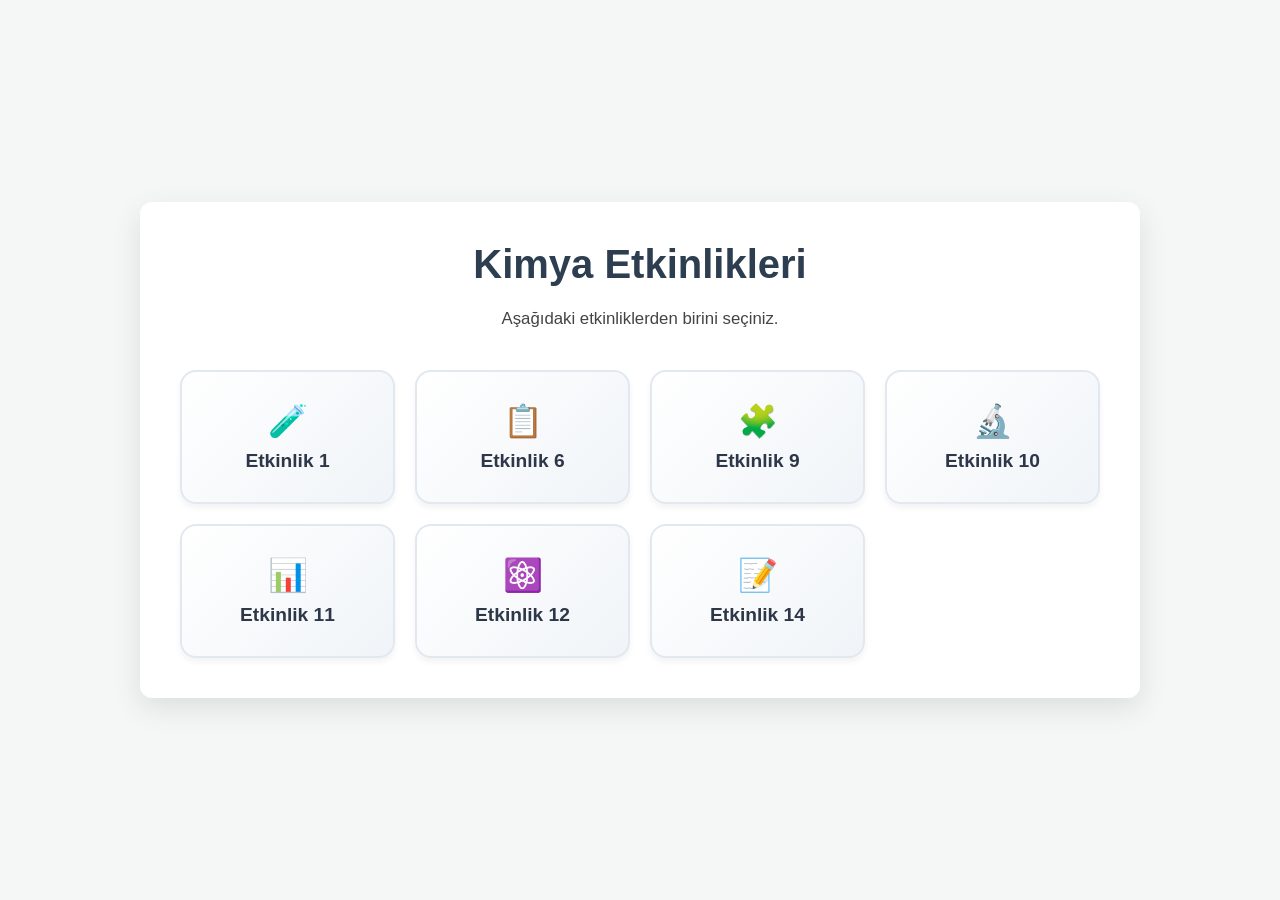
<file: index.html>
<!DOCTYPE html>
<html lang="tr">

<head>
    <meta charset="UTF-8">
    <meta name="viewport" content="width=device-width, initial-scale=1.0">
    <title>İnteraktif Etkinlikler</title>
    <link rel="stylesheet" href="style.css">
</head>

<body>
    <div class="container">
        <h1 class="header-title">Kimya Etkinlikleri</h1>
        <p class="instruction-text" style="text-align: center;">Aşağıdaki etkinliklerden birini seçiniz.</p>

        <div class="entry-grid">
            <a href="etkinlik1.html" class="entry-btn">
                <span style="font-size: 2rem; margin-bottom: 10px;">🧪</span>
                Etkinlik 1
            </a>
            <a href="etkinlik6.html" class="entry-btn">
                <span style="font-size: 2rem; margin-bottom: 10px;">📋</span>
                Etkinlik 6
            </a>
            <a href="etkinlik9.html" class="entry-btn">
                <span style="font-size: 2rem; margin-bottom: 10px;">🧩</span>
                Etkinlik 9
            </a>
            <a href="etkinlik10.html" class="entry-btn">
                <span style="font-size: 2rem; margin-bottom: 10px;">🔬</span>
                Etkinlik 10
            </a>
            <a href="etkinlik11.html" class="entry-btn">
                <span style="font-size: 2rem; margin-bottom: 10px;">📊</span>
                Etkinlik 11
            </a>
            <a href="etkinlik12.html" class="entry-btn">
                <span style="font-size: 2rem; margin-bottom: 10px;">⚛️</span>
                Etkinlik 12
            </a>
            <a href="etkinlik14.html" class="entry-btn">
                <span style="font-size: 2rem; margin-bottom: 10px;">📝</span>
                Etkinlik 14
            </a>
        </div>
    </div>
</body>

</html>
</file>
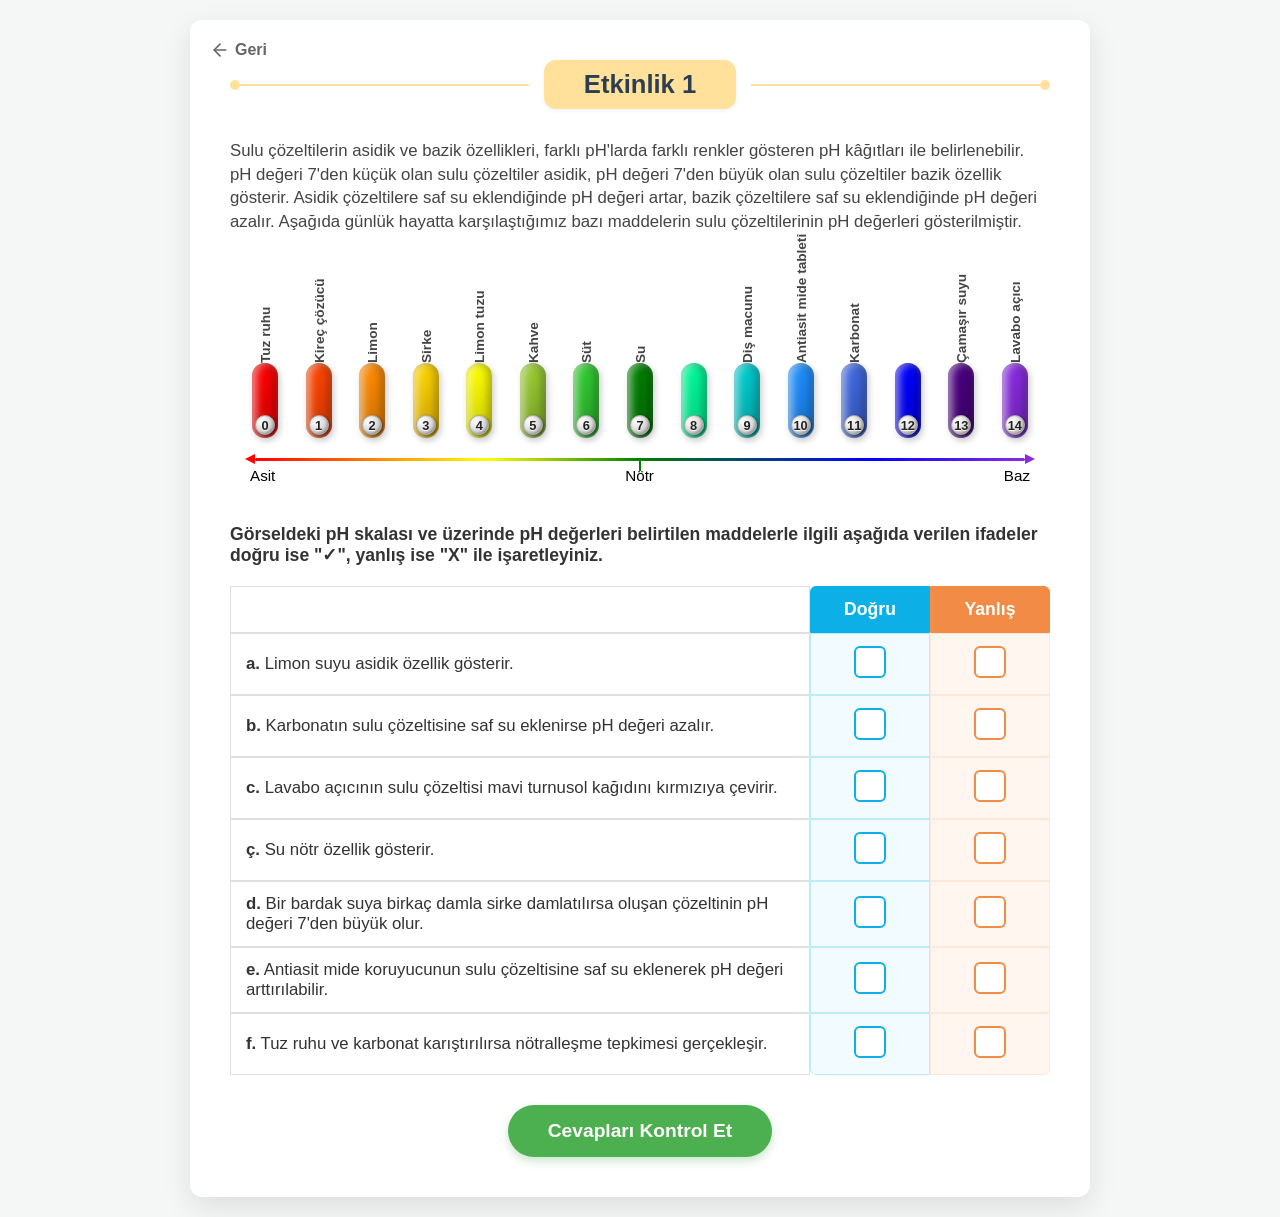
<file: etkinlik1.html>
<!DOCTYPE html>
<html lang="tr">

<head>
    <meta charset="UTF-8">
    <meta name="viewport" content="width=device-width, initial-scale=1.0">
    <title>Etkinlik 1 - pH Skalası</title>
    <link rel="stylesheet" href="style.css">
</head>

<body>
    <div class="container" style="max-width: 900px;">
        <a href="index.html" class="nav-back">
            <svg xmlns="http://www.w3.org/2000/svg" viewBox="0 0 24 24" fill="none" stroke="currentColor"
                stroke-width="2" stroke-linecap="round" stroke-linejoin="round">
                <path d="M19 12H5"></path>
                <polyline points="12 19 5 12 12 5"></polyline>
            </svg>
            Geri
        </a>

        <div class="etkinlik-header-container">
            <div class="etkinlik-header-line left"></div>
            <div class="etkinlik-header-title">Etkinlik 1</div>
            <div class="etkinlik-header-line right"></div>
        </div>

        <p class="instruction-text">
            Sulu çözeltilerin asidik ve bazik özellikleri, farklı pH'larda farklı renkler gösteren pH kâğıtları ile
            belirlenebilir.
            pH değeri 7'den küçük olan sulu çözeltiler asidik, pH değeri 7'den büyük olan sulu çözeltiler bazik özellik
            gösterir.
            Asidik çözeltilere saf su eklendiğinde pH değeri artar, bazik çözeltilere saf su eklendiğinde pH değeri
            azalır. Aşağıda günlük hayatta karşılaştığımız bazı maddelerin sulu çözeltilerinin pH değerleri
            gösterilmiştir.
        </p>

        <!-- pH Scale Visualization -->
        <div class="ph-scale-container">
            <div class="ph-scale-tubes">
                <!-- 0 -->
                <div class="ph-item">
                    <div class="ph-label">Tuz ruhu</div>
                    <div class="ph-tube ph-0">
                        <div class="ph-number">0</div>
                    </div>
                </div>
                <!-- 1 -->
                <div class="ph-item">
                    <div class="ph-label">Kireç çözücü</div>
                    <div class="ph-tube ph-1">
                        <div class="ph-number">1</div>
                    </div>
                </div>
                <!-- 2 -->
                <div class="ph-item">
                    <div class="ph-label">Limon</div>
                    <div class="ph-tube ph-2">
                        <div class="ph-number">2</div>
                    </div>
                </div>
                <!-- 3 -->
                <div class="ph-item">
                    <div class="ph-label">Sirke</div>
                    <div class="ph-tube ph-3">
                        <div class="ph-number">3</div>
                    </div>
                </div>
                <!-- 4 -->
                <div class="ph-item">
                    <div class="ph-label">Limon tuzu</div>
                    <div class="ph-tube ph-4">
                        <div class="ph-number">4</div>
                    </div>
                </div>
                <!-- 5 -->
                <div class="ph-item">
                    <div class="ph-label">Kahve</div>
                    <div class="ph-tube ph-5">
                        <div class="ph-number">5</div>
                    </div>
                </div>
                <!-- 6 -->
                <div class="ph-item">
                    <div class="ph-label">Süt</div>
                    <div class="ph-tube ph-6">
                        <div class="ph-number">6</div>
                    </div>
                </div>
                <!-- 7 -->
                <div class="ph-item">
                    <div class="ph-label">Su</div>
                    <div class="ph-tube ph-7">
                        <div class="ph-number">7</div>
                    </div>
                </div>
                <!-- 8 -->
                <div class="ph-item">
                    <div class="ph-label"></div>
                    <div class="ph-tube ph-8">
                        <div class="ph-number">8</div>
                    </div>
                </div>
                <!-- 9 -->
                <div class="ph-item">
                    <div class="ph-label">Diş macunu</div>
                    <div class="ph-tube ph-9">
                        <div class="ph-number">9</div>
                    </div>
                </div>
                <!-- 10 -->
                <div class="ph-item">
                    <div class="ph-label">Antiasit mide tableti</div>
                    <div class="ph-tube ph-10">
                        <div class="ph-number">10</div>
                    </div>
                </div>
                <!-- 11 -->
                <div class="ph-item">
                    <div class="ph-label">Karbonat</div>
                    <div class="ph-tube ph-11">
                        <div class="ph-number">11</div>
                    </div>
                </div>
                <!-- 12 -->
                <div class="ph-item">
                    <div class="ph-label"></div>
                    <div class="ph-tube ph-12">
                        <div class="ph-number">12</div>
                    </div>
                </div>
                <!-- 13 -->
                <div class="ph-item">
                    <div class="ph-label">Çamaşır suyu</div>
                    <div class="ph-tube ph-13">
                        <div class="ph-number">13</div>
                    </div>
                </div>
                <!-- 14 -->
                <div class="ph-item">
                    <div class="ph-label">Lavabo açıcı</div>
                    <div class="ph-tube ph-14">
                        <div class="ph-number">14</div>
                    </div>
                </div>
            </div>

            <div class="ph-scale-bottom">
                <div class="ph-arrow-line-container">
                    <div class="ph-tick"></div>
                </div>
                <div class="ph-arrow-labels">
                    <span>Asit</span>
                    <span>Nötr</span>
                    <span>Baz</span>
                </div>
            </div>
        </div>

        <p class="bold-instruction">Görseldeki pH skalası ve üzerinde pH değerleri belirtilen maddelerle ilgili aşağıda
            verilen ifadeler doğru ise "✓", yanlış ise "X" ile işaretleyiniz.</p>

        <table class="question-table" id="quizTable">
            <thead>
                <tr>
                    <th></th>
                    <th class="col-dogru">Doğru</th>
                    <th class="col-yanlis">Yanlış</th>
                </tr>
            </thead>
            <tbody>
                <tr data-id="a" data-answer="dogru">
                    <td class="question-text"><b>a.</b> Limon suyu asidik özellik gösterir.</td>
                    <td class="col-dogru">
                        <div class="checkbox" data-type="dogru"></div>
                    </td>
                    <td class="col-yanlis">
                        <div class="checkbox" data-type="yanlis"></div>
                    </td>
                </tr>
                <tr data-id="b" data-answer="dogru">
                    <td class="question-text"><b>b.</b> Karbonatın sulu çözeltisine saf su eklenirse pH değeri azalır.
                    </td>
                    <td class="col-dogru">
                        <div class="checkbox" data-type="dogru"></div>
                    </td>
                    <td class="col-yanlis">
                        <div class="checkbox" data-type="yanlis"></div>
                    </td>
                </tr>
                <tr data-id="c" data-answer="yanlis">
                    <td class="question-text"><b>c.</b> Lavabo açıcının sulu çözeltisi mavi turnusol kağıdını kırmızıya
                        çevirir.</td>
                    <td class="col-dogru">
                        <div class="checkbox" data-type="dogru"></div>
                    </td>
                    <td class="col-yanlis">
                        <div class="checkbox" data-type="yanlis"></div>
                    </td>
                </tr>
                <tr data-id="ç" data-answer="dogru">
                    <td class="question-text"><b>ç.</b> Su nötr özellik gösterir.</td>
                    <td class="col-dogru">
                        <div class="checkbox" data-type="dogru"></div>
                    </td>
                    <td class="col-yanlis">
                        <div class="checkbox" data-type="yanlis"></div>
                    </td>
                </tr>
                <tr data-id="d" data-answer="yanlis">
                    <td class="question-text"><b>d.</b> Bir bardak suya birkaç damla sirke damlatılırsa oluşan
                        çözeltinin pH değeri 7'den büyük olur.</td>
                    <td class="col-dogru">
                        <div class="checkbox" data-type="dogru"></div>
                    </td>
                    <td class="col-yanlis">
                        <div class="checkbox" data-type="yanlis"></div>
                    </td>
                </tr>
                <tr data-id="e" data-answer="yanlis">
                    <td class="question-text"><b>e.</b> Antiasit mide koruyucunun sulu çözeltisine saf su eklenerek pH
                        değeri arttırılabilir.</td>
                    <td class="col-dogru">
                        <div class="checkbox" data-type="dogru"></div>
                    </td>
                    <td class="col-yanlis">
                        <div class="checkbox" data-type="yanlis"></div>
                    </td>
                </tr>
                <tr data-id="f" data-answer="dogru">
                    <td class="question-text"><b>f.</b> Tuz ruhu ve karbonat karıştırılırsa nötralleşme tepkimesi
                        gerçekleşir.</td>
                    <td class="col-dogru">
                        <div class="checkbox" data-type="dogru"></div>
                    </td>
                    <td class="col-yanlis">
                        <div class="checkbox" data-type="yanlis"></div>
                    </td>
                </tr>
            </tbody>
        </table>

        <div class="result-message" id="resultMessage"></div>

        <div class="check-btn-wrapper">
            <button class="check-btn" id="checkBtn">Cevapları Kontrol Et</button>
        </div>
    </div>

    <script src="script.js"></script>
</body>

</html>
</file>
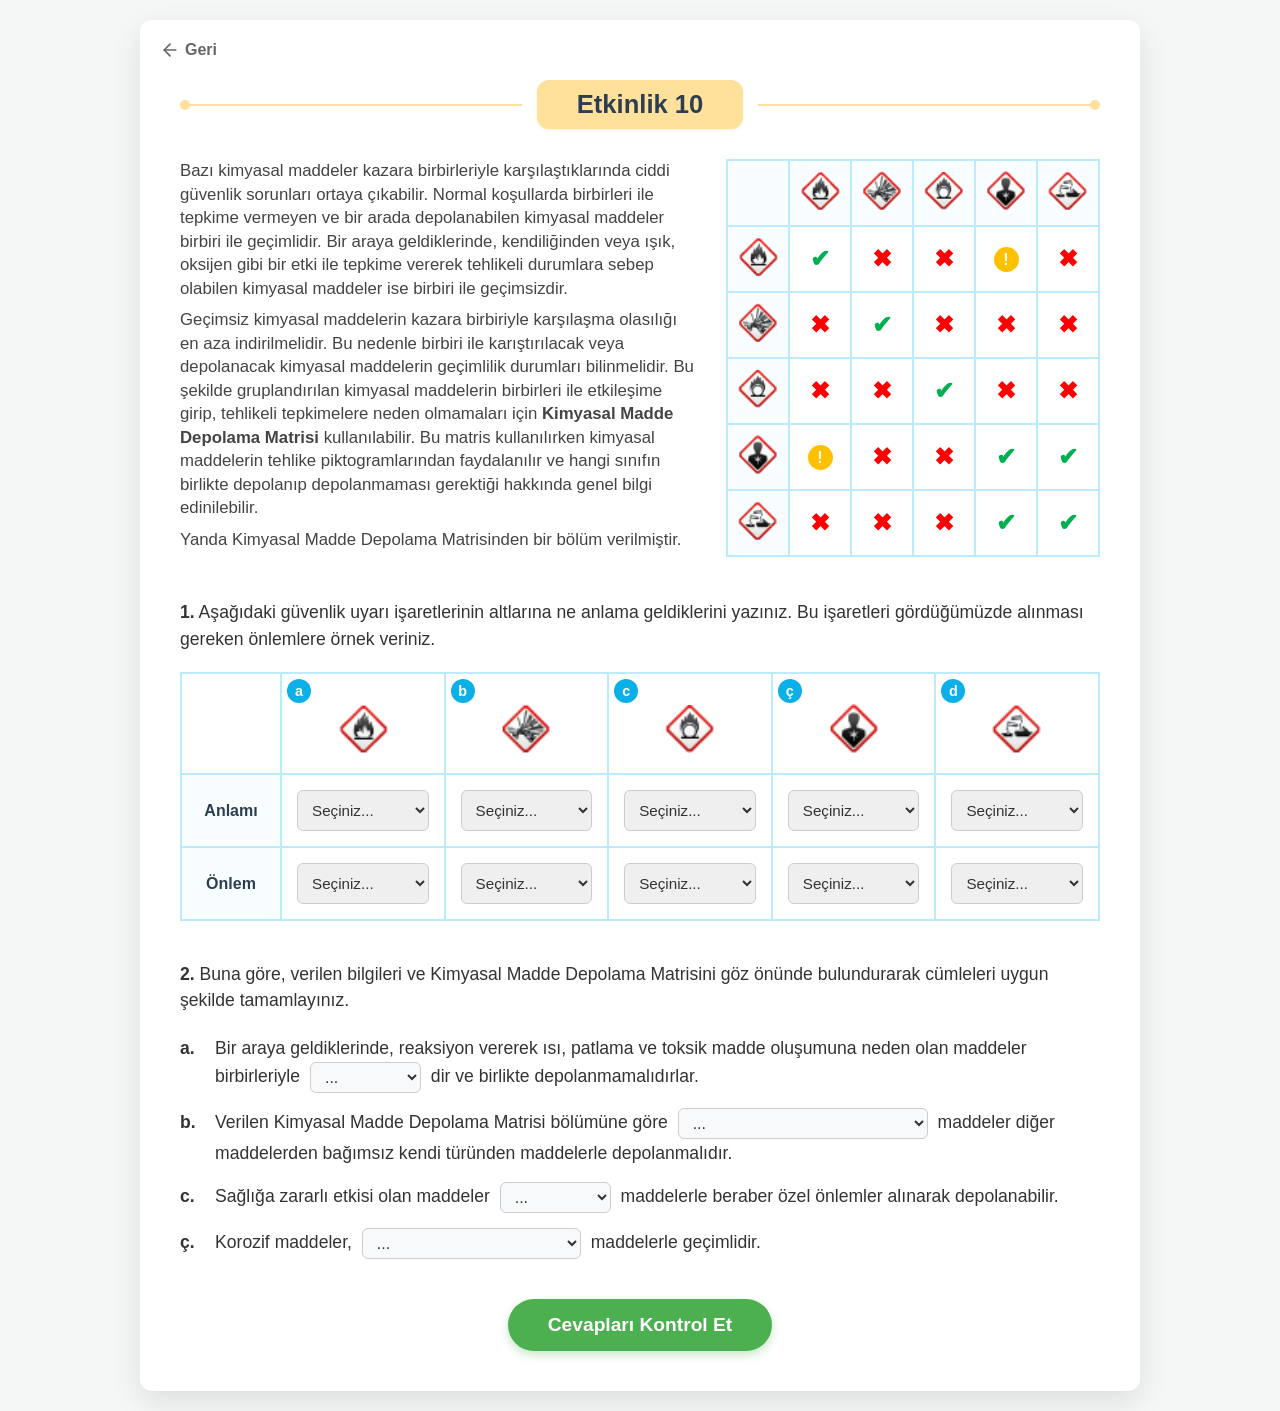
<file: etkinlik10.html>
<!DOCTYPE html>
<html lang="tr">

<head>
    <meta charset="UTF-8">
    <meta name="viewport" content="width=device-width, initial-scale=1.0">
    <title>Etkinlik 10 - Kimyasal Maddelerin Kullanımı ve Güvenlik</title>
    <link rel="stylesheet" href="style.css">
    <link rel="stylesheet" href="style-10.css">
</head>

<body>
    <div class="container" style="max-width: 1000px;">
        <a href="index.html" class="nav-back">
            <svg xmlns="http://www.w3.org/2000/svg" viewBox="0 0 24 24" fill="none" stroke="currentColor"
                stroke-width="2" stroke-linecap="round" stroke-linejoin="round">
                <path d="M19 12H5"></path>
                <polyline points="12 19 5 12 12 5"></polyline>
            </svg>
            Geri
        </a>


        <div class="etkinlik-header-container" style="margin-top: 20px;">
            <div class="etkinlik-header-line left"></div>
            <div class="etkinlik-header-title">Etkinlik 10</div>
            <div class="etkinlik-header-line right"></div>
        </div>

        <div class="two-column-layout">
            <div class="text-column">
                <p class="instruction-text">Bazı kimyasal maddeler kazara birbirleriyle karşılaştıklarında ciddi
                    güvenlik sorunları ortaya çıkabilir. Normal koşullarda birbirleri ile tepkime vermeyen ve bir arada
                    depolanabilen kimyasal maddeler birbiri ile geçimlidir. Bir araya geldiklerinde, kendiliğinden veya
                    ışık, oksijen gibi bir etki ile tepkime vererek tehlikeli durumlara sebep olabilen kimyasal maddeler
                    ise birbiri ile geçimsizdir.</p>
                <p class="instruction-text">Geçimsiz kimyasal maddelerin kazara birbiriyle karşılaşma olasılığı en aza
                    indirilmelidir. Bu nedenle birbiri ile karıştırılacak veya depolanacak kimyasal maddelerin
                    geçimlilik durumları bilinmelidir. Bu şekilde gruplandırılan kimyasal maddelerin birbirleri ile
                    etkileşime girip, tehlikeli tepkimelere neden olmamaları için <strong>Kimyasal Madde Depolama
                        Matrisi</strong> kullanılabilir. Bu matris kullanılırken kimyasal maddelerin tehlike
                    piktogramlarından faydalanılır ve hangi sınıfın birlikte depolanıp depolanmaması gerektiği hakkında
                    genel bilgi edinilebilir.</p>
                <p class="instruction-text">Yanda Kimyasal Madde Depolama Matrisinden bir bölüm verilmiştir.</p>
            </div>
            <div class="matrix-column">
                <table class="storage-matrix">
                    <thead>
                        <tr>
                            <th></th>
                            <th><img src="img/1.png" alt="Yanıcı" class="matrix-icon"></th>
                            <th><img src="img/2.png" alt="Patlayıcı" class="matrix-icon"></th>
                            <th><img src="img/3.png" alt="Oksitleyici" class="matrix-icon"></th>
                            <th><img src="img/4.png" alt="Sağlık Tehlikesi" class="matrix-icon"></th>
                            <th><img src="img/5.png" alt="Korozif" class="matrix-icon"></th>
                        </tr>
                    </thead>
                    <tbody>
                        <tr>
                            <th><img src="img/1.png" alt="Yanıcı" class="matrix-icon"></th>
                            <td><span class="icon-ok">✔</span></td>
                            <td><span class="icon-no">✖</span></td>
                            <td><span class="icon-no">✖</span></td>
                            <td><span class="icon-warn">!</span></td>
                            <td><span class="icon-no">✖</span></td>
                        </tr>
                        <tr>
                            <th><img src="img/2.png" alt="Patlayıcı" class="matrix-icon"></th>
                            <td><span class="icon-no">✖</span></td>
                            <td><span class="icon-ok">✔</span></td>
                            <td><span class="icon-no">✖</span></td>
                            <td><span class="icon-no">✖</span></td>
                            <td><span class="icon-no">✖</span></td>
                        </tr>
                        <tr>
                            <th><img src="img/3.png" alt="Oksitleyici" class="matrix-icon"></th>
                            <td><span class="icon-no">✖</span></td>
                            <td><span class="icon-no">✖</span></td>
                            <td><span class="icon-ok">✔</span></td>
                            <td><span class="icon-no">✖</span></td>
                            <td><span class="icon-no">✖</span></td>
                        </tr>
                        <tr>
                            <th><img src="img/4.png" alt="Sağlık Tehlikesi" class="matrix-icon"></th>
                            <td><span class="icon-warn">!</span></td>
                            <td><span class="icon-no">✖</span></td>
                            <td><span class="icon-no">✖</span></td>
                            <td><span class="icon-ok">✔</span></td>
                            <td><span class="icon-ok">✔</span></td>
                        </tr>
                        <tr>
                            <th><img src="img/5.png" alt="Korozif" class="matrix-icon"></th>
                            <td><span class="icon-no">✖</span></td>
                            <td><span class="icon-no">✖</span></td>
                            <td><span class="icon-no">✖</span></td>
                            <td><span class="icon-ok">✔</span></td>
                            <td><span class="icon-ok">✔</span></td>
                        </tr>
                    </tbody>
                </table>
            </div>
        </div>

        <!-- Question 1 -->
        <div class="question-block">
            <p class="question-title"><strong>1.</strong> Aşağıdaki güvenlik uyarı işaretlerinin altlarına ne anlama
                geldiklerini yazınız. Bu işaretleri gördüğümüzde alınması gereken önlemlere örnek veriniz.</p>

            <table class="q1-table" id="q1Table">
                <thead>
                    <tr>
                        <th></th>
                        <th>
                            <div class="q1-header-badge">a</div>
                            <img src="img/1.png" alt="Yanıcı" class="matrix-icon large">
                        </th>
                        <th>
                            <div class="q1-header-badge">b</div>
                            <img src="img/2.png" alt="Patlayıcı" class="matrix-icon large">
                        </th>
                        <th>
                            <div class="q1-header-badge">c</div>
                            <img src="img/3.png" alt="Oksitleyici" class="matrix-icon large">
                        </th>
                        <th>
                            <div class="q1-header-badge">ç</div>
                            <img src="img/4.png" alt="Sağlık Tehlikesi" class="matrix-icon large">
                        </th>
                        <th>
                            <div class="q1-header-badge">d</div>
                            <img src="img/5.png" alt="Korozif" class="matrix-icon large">
                        </th>
                    </tr>
                </thead>
                <tbody>
                    <tr>
                        <td class="q1-row-header">Anlamı</td>
                        <td>
                            <select class="answer-select q1-meaning" data-correct="yanici">
                                <option value="">Seçiniz...</option>
                                <option value="korozif">Korozif</option>
                                <option value="yanici">Yanıcı, parlayıcı</option>
                                <option value="patlayici">Patlayıcı</option>
                                <option value="saglik">Sağlık etkisi</option>
                                <option value="oksitleyici">Oksitleyici</option>
                            </select>
                        </td>
                        <td>
                            <select class="answer-select q1-meaning" data-correct="patlayici">
                                <option value="">Seçiniz...</option>
                                <option value="korozif">Korozif</option>
                                <option value="yanici">Yanıcı, parlayıcı</option>
                                <option value="patlayici">Patlayıcı</option>
                                <option value="saglik">Sağlık etkisi</option>
                                <option value="oksitleyici">Oksitleyici</option>
                            </select>
                        </td>
                        <td>
                            <select class="answer-select q1-meaning" data-correct="oksitleyici">
                                <option value="">Seçiniz...</option>
                                <option value="korozif">Korozif</option>
                                <option value="yanici">Yanıcı, parlayıcı</option>
                                <option value="patlayici">Patlayıcı</option>
                                <option value="saglik">Sağlık etkisi</option>
                                <option value="oksitleyici">Oksitleyici</option>
                            </select>
                        </td>
                        <td>
                            <select class="answer-select q1-meaning" data-correct="saglik">
                                <option value="">Seçiniz...</option>
                                <option value="korozif">Korozif</option>
                                <option value="yanici">Yanıcı, parlayıcı</option>
                                <option value="patlayici">Patlayıcı</option>
                                <option value="saglik">Sağlık etkisi</option>
                                <option value="oksitleyici">Oksitleyici</option>
                            </select>
                        </td>
                        <td>
                            <select class="answer-select q1-meaning" data-correct="korozif">
                                <option value="">Seçiniz...</option>
                                <option value="korozif">Korozif</option>
                                <option value="yanici">Yanıcı, parlayıcı</option>
                                <option value="patlayici">Patlayıcı</option>
                                <option value="saglik">Sağlık etkisi</option>
                                <option value="oksitleyici">Oksitleyici</option>
                            </select>
                        </td>
                    </tr>
                    <tr>
                        <td class="q1-row-header">Önlem</td>
                        <td>
                            <select class="answer-select q1-action" data-correct="yakici">
                                <option value="">Seçiniz...</option>
                                <option value="yuz">Yüz, göz ve cilde temas etmemesine dikkat edilmelidir.</option>
                                <option value="havalandirma">Kullanıldığı yerlerde uygun havalandırma şartları
                                    sağlanmalıdır.</option>
                                <option value="elbiseler">Elbiseler, yanıcı kimyasal maddelerle temas etmemelidir.
                                </option>
                                <option value="sikistirmak">Maddeyi sıkıştırmak, vurmak ve sürtmekten kaçınılmalıdır.
                                </option>
                                <option value="yakici">Yakıcı maddelerle bir araya gelmemesi gerekir.</option>
                            </select>
                        </td>
                        <td>
                            <select class="answer-select q1-action" data-correct="sikistirmak">
                                <option value="">Seçiniz...</option>
                                <option value="yuz">Yüz, göz ve cilde temas etmemesine dikkat edilmelidir.</option>
                                <option value="havalandirma">Kullanıldığı yerlerde uygun havalandırma şartları
                                    sağlanmalıdır.</option>
                                <option value="elbiseler">Elbiseler, yanıcı kimyasal maddelerle temas etmemelidir.
                                </option>
                                <option value="sikistirmak">Maddeyi sıkıştırmak, vurmak ve sürtmekten kaçınılmalıdır.
                                </option>
                                <option value="yakici">Yakıcı maddelerle bir araya gelmemesi gerekir.</option>
                            </select>
                        </td>
                        <td>
                            <select class="answer-select q1-action" data-correct="elbiseler">
                                <option value="">Seçiniz...</option>
                                <option value="yuz">Yüz, göz ve cilde temas etmemesine dikkat edilmelidir.</option>
                                <option value="havalandirma">Kullanıldığı yerlerde uygun havalandırma şartları
                                    sağlanmalıdır.</option>
                                <option value="elbiseler">Elbiseler, yanıcı kimyasal maddelerle temas etmemelidir.
                                </option>
                                <option value="sikistirmak">Maddeyi sıkıştırmak, vurmak ve sürtmekten kaçınılmalıdır.
                                </option>
                                <option value="yakici">Yakıcı maddelerle bir araya gelmemesi gerekir.</option>
                            </select>
                        </td>
                        <td>
                            <select class="answer-select q1-action" data-correct="havalandirma">
                                <option value="">Seçiniz...</option>
                                <option value="yuz">Yüz, göz ve cilde temas etmemesine dikkat edilmelidir.</option>
                                <option value="havalandirma">Kullanıldığı yerlerde uygun havalandırma şartları
                                    sağlanmalıdır.</option>
                                <option value="elbiseler">Elbiseler, yanıcı kimyasal maddelerle temas etmemelidir.
                                </option>
                                <option value="sikistirmak">Maddeyi sıkıştırmak, vurmak ve sürtmekten kaçınılmalıdır.
                                </option>
                                <option value="yakici">Yakıcı maddelerle bir araya gelmemesi gerekir.</option>
                            </select>
                        </td>
                        <td>
                            <select class="answer-select q1-action" data-correct="yuz">
                                <option value="">Seçiniz...</option>
                                <option value="yuz">Yüz, göz ve cilde temas etmemesine dikkat edilmelidir.</option>
                                <option value="havalandirma">Kullanıldığı yerlerde uygun havalandırma şartları
                                    sağlanmalıdır.</option>
                                <option value="elbiseler">Elbiseler, yanıcı kimyasal maddelerle temas etmemelidir.
                                </option>
                                <option value="sikistirmak">Maddeyi sıkıştırmak, vurmak ve sürtmekten kaçınılmalıdır.
                                </option>
                                <option value="yakici">Yakıcı maddelerle bir araya gelmemesi gerekir.</option>
                            </select>
                        </td>
                    </tr>
                </tbody>
            </table>
        </div>

        <!-- Question 2 -->
        <div class="question-block">
            <p class="question-title"><strong>2.</strong> Buna göre, verilen bilgileri ve Kimyasal Madde Depolama
                Matrisini göz önünde bulundurarak cümleleri uygun şekilde tamamlayınız.</p>

            <div class="fill-blank-item">
                <span class="q-letter">a.</span>
                <span>Bir araya geldiklerinde, reaksiyon vererek ısı, patlama ve toksik madde oluşumuna neden olan
                    maddeler birbirleriyle
                    <select class="inline-select" data-correct="gecimsiz">
                        <option value="">...</option>
                        <option value="gecimli">geçimli</option>
                        <option value="gecimsiz">geçimsiz</option>
                        <option value="oksitleyici">oksitleyici</option>
                    </select> dir ve birlikte depolanmamalıdırlar.
                </span>
            </div>

            <div class="fill-blank-item">
                <span class="q-letter">b.</span>
                <span>Verilen Kimyasal Madde Depolama Matrisi bölümüne göre
                    <select class="inline-select" data-correct="patlayici_oksitleyici">
                        <option value="">...</option>
                        <option value="korozif_yanici">korozif ve yanıcı</option>
                        <option value="patlayici_oksitleyici">patlayıcı ve oksitleyici</option>
                        <option value="saglik_yanici">sağlık tehlikesi olan ve yanıcı</option>
                    </select> maddeler diğer maddelerden bağımsız kendi türünden maddelerle depolanmalıdır.
                </span>
            </div>

            <div class="fill-blank-item">
                <span class="q-letter">c.</span>
                <span>Sağlığa zararlı etkisi olan maddeler
                    <select class="inline-select" data-correct="yanici">
                        <option value="">...</option>
                        <option value="patlayici">patlayıcı</option>
                        <option value="oksitleyici">oksitleyici</option>
                        <option value="yanici">yanıcı</option>
                    </select> maddelerle beraber özel önlemler alınarak depolanabilir.
                </span>
            </div>

            <div class="fill-blank-item">
                <span class="q-letter">ç.</span>
                <span>Korozif maddeler,
                    <select class="inline-select" data-correct="saglik">
                        <option value="">...</option>
                        <option value="yanici">yanıcı</option>
                        <option value="patlayici">patlayıcı</option>
                        <option value="saglik">sağlığa zararlı etkisi olan</option>
                    </select> maddelerle geçimlidir.
                </span>
            </div>
        </div>

        <div class="result-message" id="resultMessage10"></div>

        <div class="check-btn-wrapper">
            <button class="check-btn" id="checkBtn10">Cevapları Kontrol Et</button>
        </div>
    </div>

    <script src="script-10.js"></script>
</body>

</html>
</file>
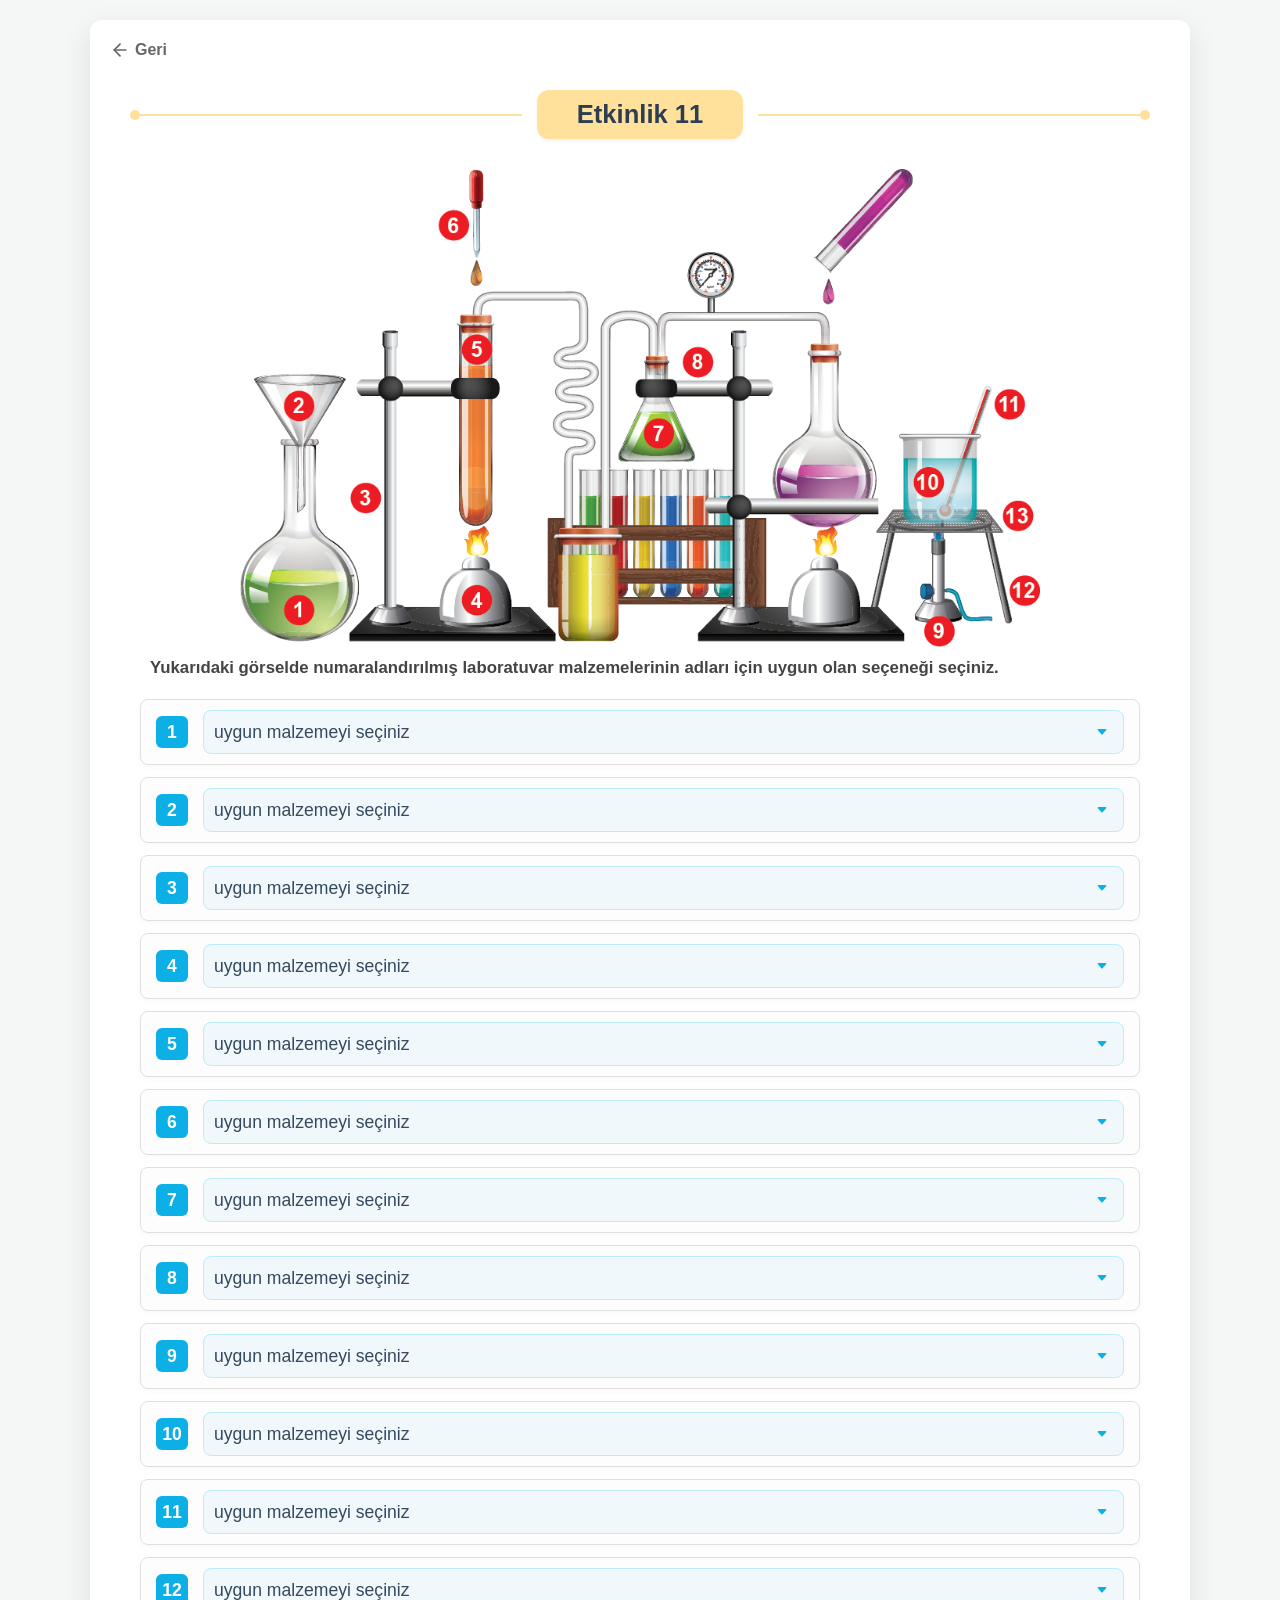
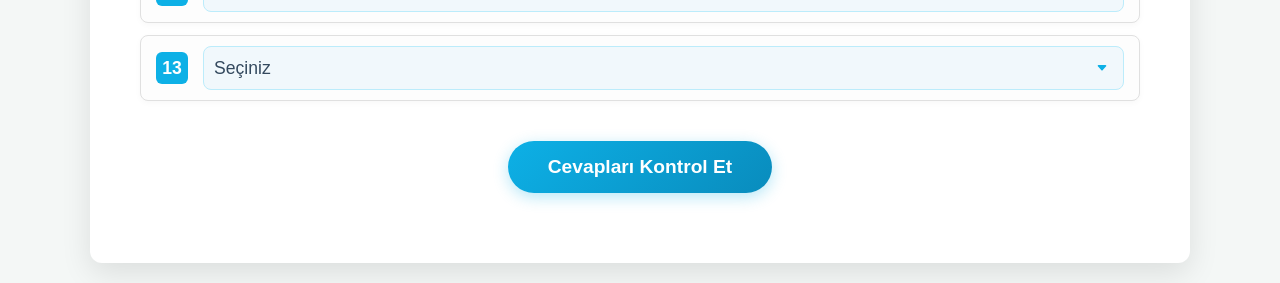
<file: etkinlik11.html>
<!DOCTYPE html>
<html lang="tr">

<head>
    <meta charset="UTF-8">
    <meta name="viewport" content="width=device-width, initial-scale=1.0">
    <title>Etkinlik 11 - Laboratuvar Malzemeleri</title>
    <link rel="stylesheet" href="style.css">
    <link rel="stylesheet" href="style-11.css">
</head>

<body>
    <div class="container" style="max-width: 1100px;">
        <a href="index.html" class="nav-back">
            <svg xmlns="http://www.w3.org/2000/svg" viewBox="0 0 24 24" fill="none" stroke="currentColor"
                stroke-width="2" stroke-linecap="round" stroke-linejoin="round">
                <path d="M19 12H5"></path>
                <polyline points="12 19 5 12 12 5"></polyline>
            </svg>
            Geri
        </a>

        <div class="etkinlik-header-container" style="margin-top: 30px; margin-bottom: 20px;">
            <div class="etkinlik-header-line left"></div>
            <div class="etkinlik-header-title">Etkinlik 11</div>
            <div class="etkinlik-header-line right"></div>
        </div>

        <!-- Etkinlik 11 Title Image -->
        <div class="title-image-container" style="text-align: center; margin-bottom: 5px; padding-top: 10px;">
            <img src="img/etkinlik11.png" alt="Etkinlik 11"
                style="width: 100%; max-width: 800px; height: auto; object-fit: contain;">
        </div>

        <p class="instruction-text"
            style="text-align: left; margin-bottom: 20px; font-weight: bold; padding-left: 20px;">
            Yukarıdaki görselde numaralandırılmış laboratuvar malzemelerinin adları için uygun olan seçeneği seçiniz.
        </p>

        <!-- Açılır Menü (Dropdown) Cevap Alanı -->
        <div class="dropdown-list-container">
            <div class="list-row">
                <div class="row-badge">1</div>
                <select class="answer-select" data-correct="cam-balon">
                    <option value="" disabled selected>uygun malzemeyi seçiniz</option>
                </select>
            </div>
            <div class="list-row">
                <div class="row-badge">2</div>
                <select class="answer-select" data-correct="huni">
                    <option value="" disabled selected>uygun malzemeyi seçiniz</option>
                </select>
            </div>
            <div class="list-row">
                <div class="row-badge">3</div>
                <select class="answer-select" data-correct="spor">
                    <option value="" disabled selected>uygun malzemeyi seçiniz</option>
                </select>
            </div>
            <div class="list-row">
                <div class="row-badge">4</div>
                <select class="answer-select" data-correct="ispirto-ocagi">
                    <option value="" disabled selected>uygun malzemeyi seçiniz</option>
                </select>
            </div>
            <div class="list-row">
                <div class="row-badge">5</div>
                <select class="answer-select" data-correct="deney-tupu">
                    <option value="" disabled selected>uygun malzemeyi seçiniz</option>
                </select>
            </div>
            <div class="list-row">
                <div class="row-badge">6</div>
                <select class="answer-select" data-correct="damlalik">
                    <option value="" disabled selected>uygun malzemeyi seçiniz</option>
                </select>
            </div>
            <div class="list-row">
                <div class="row-badge">7</div>
                <select class="answer-select" data-correct="erlenmayer">
                    <option value="" disabled selected>uygun malzemeyi seçiniz</option>
                </select>
            </div>
            <div class="list-row">
                <div class="row-badge">8</div>
                <select class="answer-select" data-correct="kiskac">
                    <option value="" disabled selected>uygun malzemeyi seçiniz</option>
                </select>
            </div>
            <div class="list-row">
                <div class="row-badge">9</div>
                <select class="answer-select" data-correct="bunzen-beki">
                    <option value="" disabled selected>uygun malzemeyi seçiniz</option>
                </select>
            </div>
            <div class="list-row">
                <div class="row-badge">10</div>
                <select class="answer-select" data-correct="beherglas">
                    <option value="" disabled selected>uygun malzemeyi seçiniz</option>
                </select>
            </div>
            <div class="list-row">
                <div class="row-badge">11</div>
                <select class="answer-select" data-correct="termometre">
                    <option value="" disabled selected>uygun malzemeyi seçiniz</option>
                </select>
            </div>
            <div class="list-row">
                <div class="row-badge">12</div>
                <select class="answer-select" data-correct="uc-ayak">
                    <option value="" disabled selected>uygun malzemeyi seçiniz</option>
                </select>
            </div>
            <div class="list-row">
                <div class="row-badge">13</div>
                <select class="answer-select" data-correct="amyant-tel">
                    <option value="" disabled selected>Seçiniz</option>
                </select>
            </div>
        </div>

        <div style="text-align: center; margin-top: 30px; margin-bottom: 30px;">
            <button class="check-btn" id="checkAnswersBtn11">Cevapları Kontrol Et</button>
        </div>

        <div class="result-message" id="resultMessage11"></div>

    </div>

    <script src="script-11.js"></script>
</body>

</html>
</file>
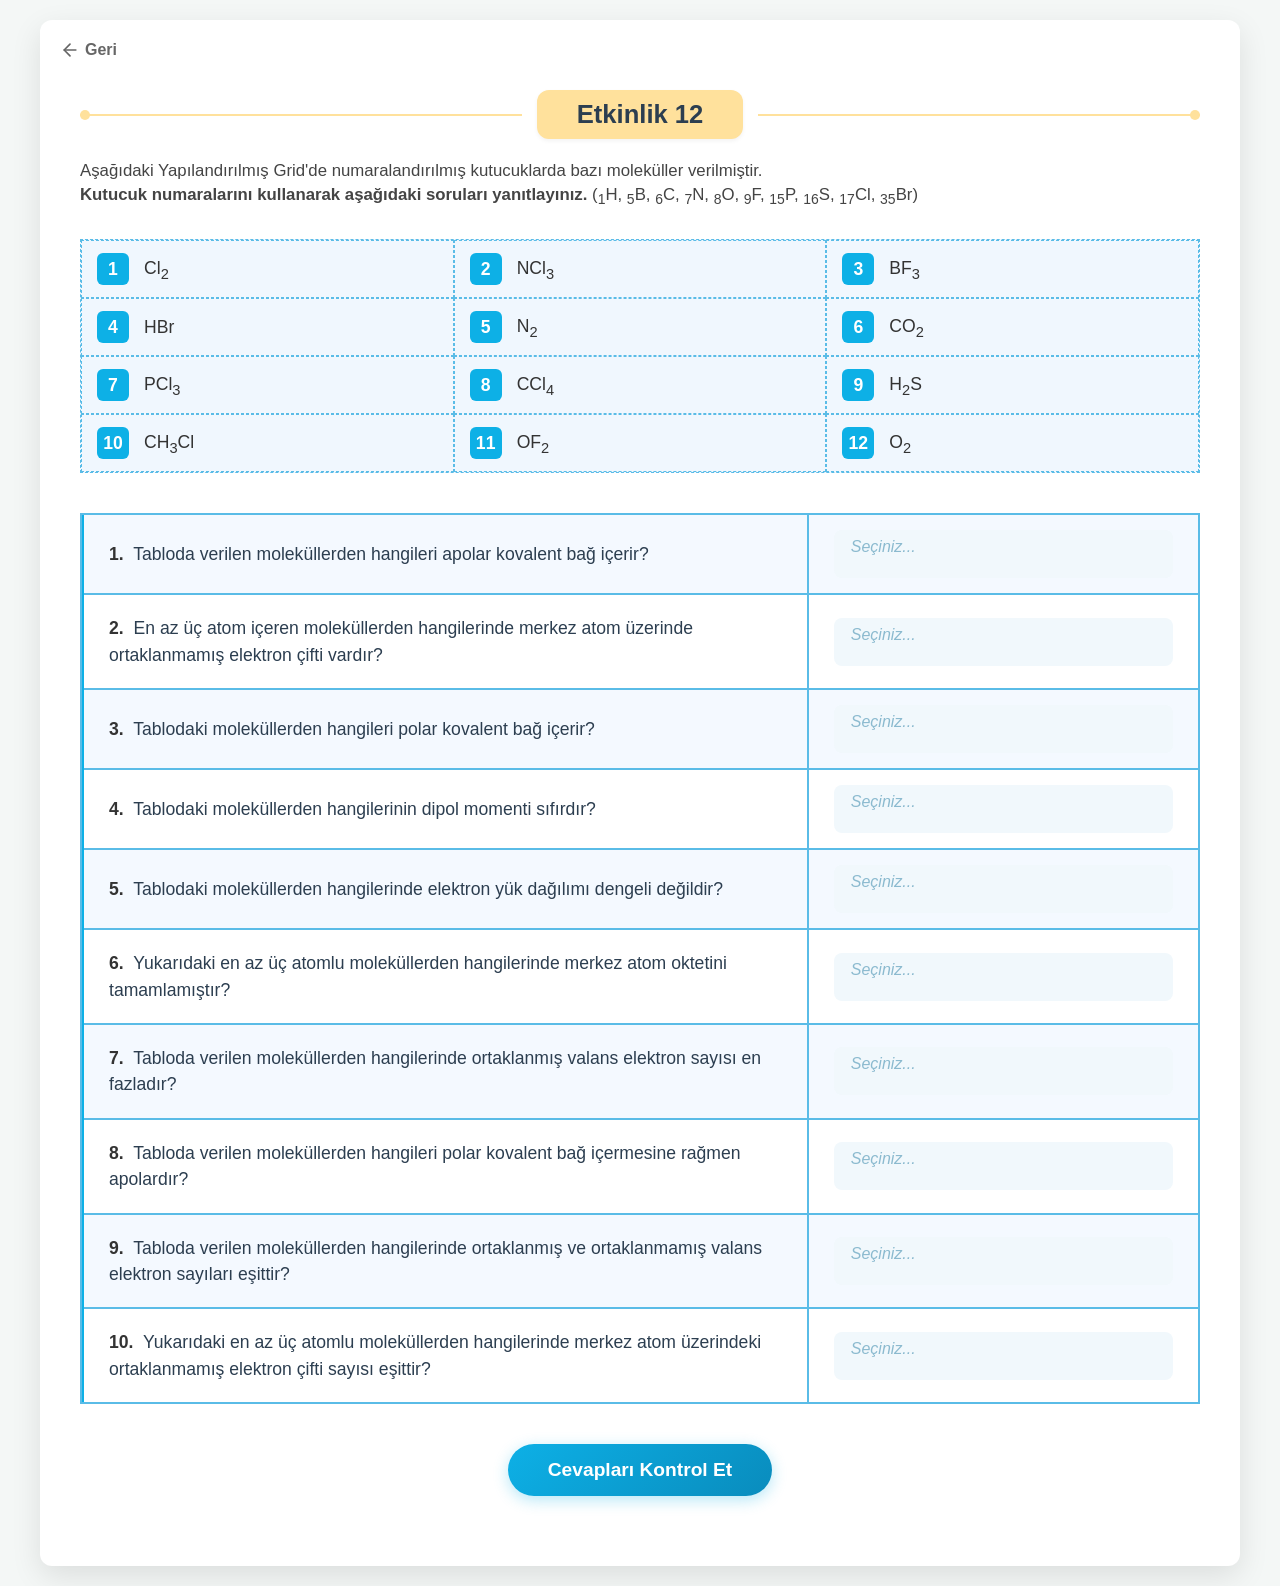
<file: etkinlik12.html>
<!DOCTYPE html>
<html lang="tr">

<head>
    <meta charset="UTF-8">
    <meta name="viewport" content="width=device-width, initial-scale=1.0">
    <title>Etkinlik 12 - Etkileşimler</title>
    <link rel="stylesheet" href="style.css">
    <link rel="stylesheet" href="style-12.css">
    <link rel="stylesheet" href="style-12-grid.css">
</head>

<body>
    <div class="container" style="max-width: 1200px;">
        <a href="index.html" class="nav-back">
            <svg xmlns="http://www.w3.org/2000/svg" viewBox="0 0 24 24" fill="none" stroke="currentColor"
                stroke-width="2" stroke-linecap="round" stroke-linejoin="round">
                <path d="M19 12H5"></path>
                <polyline points="12 19 5 12 12 5"></polyline>
            </svg>
            Geri
        </a>
        <div class="etkinlik-header-container" style="margin-top: 30px; margin-bottom: 20px;">
            <div class="etkinlik-header-line left"></div>
            <div class="etkinlik-header-title">Etkinlik 12</div>
            <div class="etkinlik-header-line right"></div>
        </div>

        <p class="instruction-text" style="text-align: left; margin-bottom: 20px;">
            Aşağıdaki Yapılandırılmış Grid'de numaralandırılmış kutucuklarda bazı moleküller verilmiştir.<br>
            <strong>Kutucuk numaralarını kullanarak aşağıdaki soruları yanıtlayınız.</strong> (<sub>1</sub>H,
            <sub>5</sub>B, <sub>6</sub>C, <sub>7</sub>N, <sub>8</sub>O, <sub>9</sub>F, <sub>15</sub>P, <sub>16</sub>S,
            <sub>17</sub>Cl, <sub>35</sub>Br)
        </p>

        <!-- Yapılandırılmış Grid (HTML/CSS ile Görselin Birebir Aynısı) -->
        <div class="molecule-grid-container" style="margin-top: 30px; margin-bottom: 40px;">
            <div class="molecule-grid">
                <!-- Row 1 -->
                <div class="molecule-cell">
                    <span class="molecule-number">1</span>
                    <span class="molecule-formula">Cl<sub>2</sub></span>
                </div>
                <div class="molecule-cell">
                    <span class="molecule-number">2</span>
                    <span class="molecule-formula">NCl<sub>3</sub></span>
                </div>
                <div class="molecule-cell">
                    <span class="molecule-number">3</span>
                    <span class="molecule-formula">BF<sub>3</sub></span>
                </div>

                <!-- Row 2 -->
                <div class="molecule-cell">
                    <span class="molecule-number">4</span>
                    <span class="molecule-formula">HBr</span>
                </div>
                <div class="molecule-cell">
                    <span class="molecule-number">5</span>
                    <span class="molecule-formula">N<sub>2</sub></span>
                </div>
                <div class="molecule-cell">
                    <span class="molecule-number">6</span>
                    <span class="molecule-formula">CO<sub>2</sub></span>
                </div>

                <!-- Row 3 -->
                <div class="molecule-cell">
                    <span class="molecule-number">7</span>
                    <span class="molecule-formula">PCl<sub>3</sub></span>
                </div>
                <div class="molecule-cell">
                    <span class="molecule-number">8</span>
                    <span class="molecule-formula">CCl<sub>4</sub></span>
                </div>
                <div class="molecule-cell">
                    <span class="molecule-number">9</span>
                    <span class="molecule-formula">H<sub>2</sub>S</span>
                </div>

                <!-- Row 4 -->
                <div class="molecule-cell">
                    <span class="molecule-number">10</span>
                    <span class="molecule-formula">CH<sub>3</sub>Cl</span>
                </div>
                <div class="molecule-cell">
                    <span class="molecule-number">11</span>
                    <span class="molecule-formula">OF<sub>2</sub></span>
                </div>
                <div class="molecule-cell">
                    <span class="molecule-number">12</span>
                    <span class="molecule-formula">O<sub>2</sub></span>
                </div>
            </div>
        </div>



        <!-- Soru Tablosu -->
        <div class="questions-table-container">
            <table class="questions-table">
                <tbody>
                    <tr data-question="1">
                        <td class="question-text"><strong>1.</strong> Tabloda verilen moleküllerden hangileri apolar
                            kovalent bağ içerir?</td>
                        <td class="answer-cell">
                            <div class="answer-box" id="box-1"></div>
                            <div class="multi-select-dropdown" id="dropdown-1"></div>
                        </td>
                    </tr>
                    <tr data-question="2">
                        <td class="question-text"><strong>2.</strong> En az üç atom içeren moleküllerden hangilerinde
                            merkez atom üzerinde ortaklanmamış elektron çifti vardır?</td>
                        <td class="answer-cell">
                            <div class="answer-box" id="box-2"></div>
                            <div class="multi-select-dropdown" id="dropdown-2"></div>
                        </td>
                    </tr>
                    <tr data-question="3">
                        <td class="question-text"><strong>3.</strong> Tablodaki moleküllerden hangileri polar kovalent
                            bağ içerir?</td>
                        <td class="answer-cell">
                            <div class="answer-box" id="box-3"></div>
                            <div class="multi-select-dropdown" id="dropdown-3"></div>
                        </td>
                    </tr>
                    <tr data-question="4">
                        <td class="question-text"><strong>4.</strong> Tablodaki moleküllerden hangilerinin dipol momenti
                            sıfırdır?</td>
                        <td class="answer-cell">
                            <div class="answer-box" id="box-4"></div>
                            <div class="multi-select-dropdown" id="dropdown-4"></div>
                        </td>
                    </tr>
                    <tr data-question="5">
                        <td class="question-text"><strong>5.</strong> Tablodaki moleküllerden hangilerinde elektron yük
                            dağılımı dengeli değildir?</td>
                        <td class="answer-cell">
                            <div class="answer-box" id="box-5"></div>
                            <div class="multi-select-dropdown" id="dropdown-5"></div>
                        </td>
                    </tr>
                    <tr data-question="6">
                        <td class="question-text"><strong>6.</strong> Yukarıdaki en az üç atomlu moleküllerden
                            hangilerinde merkez atom oktetini tamamlamıştır?</td>
                        <td class="answer-cell">
                            <div class="answer-box" id="box-6"></div>
                            <div class="multi-select-dropdown" id="dropdown-6"></div>
                        </td>
                    </tr>
                    <tr data-question="7">
                        <td class="question-text"><strong>7.</strong> Tabloda verilen moleküllerden hangilerinde
                            ortaklanmış valans elektron sayısı en fazladır?</td>
                        <td class="answer-cell">
                            <div class="answer-box" id="box-7"></div>
                            <div class="multi-select-dropdown" id="dropdown-7"></div>
                        </td>
                    </tr>
                    <tr data-question="8">
                        <td class="question-text"><strong>8.</strong> Tabloda verilen moleküllerden hangileri polar
                            kovalent bağ içermesine rağmen apolardır?</td>
                        <td class="answer-cell">
                            <div class="answer-box" id="box-8"></div>
                            <div class="multi-select-dropdown" id="dropdown-8"></div>
                        </td>
                    </tr>
                    <tr data-question="9">
                        <td class="question-text"><strong>9.</strong> Tabloda verilen moleküllerden hangilerinde
                            ortaklanmış ve ortaklanmamış valans elektron sayıları eşittir?</td>
                        <td class="answer-cell">
                            <div class="answer-box" id="box-9"></div>
                            <div class="multi-select-dropdown" id="dropdown-9"></div>
                        </td>
                    </tr>
                    <tr data-question="10">
                        <td class="question-text"><strong>10.</strong> Yukarıdaki en az üç atomlu moleküllerden
                            hangilerinde merkez atom üzerindeki ortaklanmamış elektron çifti sayısı eşittir?</td>
                        <td class="answer-cell">
                            <div class="answer-box" id="box-10"></div>
                            <div class="multi-select-dropdown" id="dropdown-10"></div>
                        </td>
                    </tr>
                </tbody>
            </table>
        </div>

        <div style="text-align: center; margin-top: 40px; margin-bottom: 30px;">
            <button class="check-btn" id="checkAnswersBtn12">Cevapları Kontrol Et</button>
        </div>

        <div class="result-message" id="resultMessage12"></div>

    </div>

    <script src="script-12.js"></script>
</body>

</html>
</file>
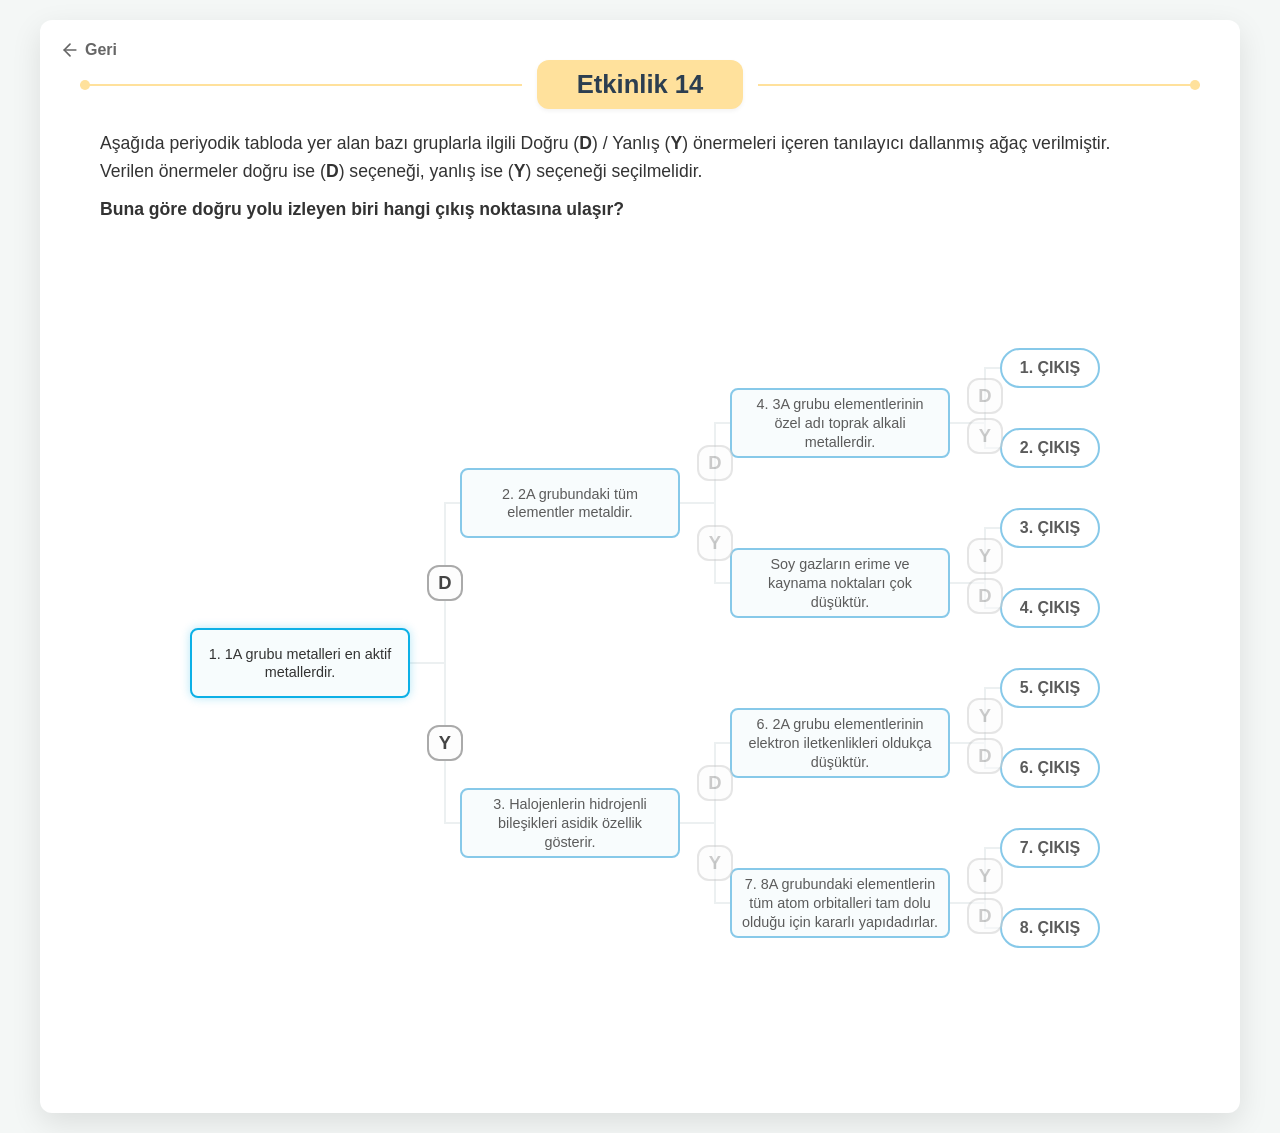
<file: etkinlik14.html>
<!DOCTYPE html>
<html lang="tr">

<head>
    <meta charset="UTF-8">
    <meta name="viewport" content="width=device-width, initial-scale=1.0">
    <title>Etkinlik 14</title>
    <link rel="stylesheet" href="style.css">
    <link rel="stylesheet" href="style-14.css">
</head>

<body>
    <div class="container" style="max-width: 1200px; text-align: center;">
        <a href="index.html" class="nav-back">
            <svg xmlns="http://www.w3.org/2000/svg" viewBox="0 0 24 24" fill="none" stroke="currentColor"
                stroke-width="2" stroke-linecap="round" stroke-linejoin="round">
                <path d="M19 12H5"></path>
                <polyline points="12 19 5 12 12 5"></polyline>
            </svg>
            Geri
        </a>



        <div class="etkinlik-header-container" style="margin-bottom: 20px;">
            <div class="etkinlik-header-line left"></div>
            <div class="etkinlik-header-title">Etkinlik 14</div>
            <div class="etkinlik-header-line right"></div>
        </div>

        <!-- Instructions -->
        <div style="text-align: left; padding: 0 20px 20px 20px; font-size: 1.1rem; line-height: 1.6; color: #333;">
            <p>Aşağıda periyodik tabloda yer alan bazı gruplarla ilgili Doğru (<strong>D</strong>) / Yanlış
                (<strong>Y</strong>) önermeleri içeren tanılayıcı dallanmış ağaç verilmiştir.</p>
            <p>Verilen önermeler doğru ise (<strong>D</strong>) seçeneği, yanlış ise (<strong>Y</strong>) seçeneği
                seçilmelidir.</p>
            <p style="font-weight: bold; margin-top: 10px;">Buna göre doğru yolu izleyen biri hangi çıkış noktasına
                ulaşır?</p>
        </div>

        <!-- Branching Tree Container -->
        <div class="tree-container" id="treeContainer">
            <!-- SVG Overlay for connecting lines -->
            <svg class="tree-lines" id="treeSvg"></svg>

            <!-- Buttons will be generated by JS -->
            <div id="treeButtonsContainer"></div>

            <!-- Level 1 (Root Node) -->
            <div class="tree-node active" id="node-1" data-target-d="node-2" data-target-y="node-3">
                <p>1. 1A grubu metalleri en aktif metallerdir.</p>
            </div>

            <!-- Level 2 -->
            <div class="tree-node" id="node-2" data-target-d="node-4" data-target-y="node-5">
                <p>2. 2A grubundaki tüm elementler metaldir.</p>
            </div>
            <div class="tree-node" id="node-3" data-target-d="node-6" data-target-y="node-7">
                <p>3. Halojenlerin hidrojenli bileşikleri asidik özellik gösterir.</p>
            </div>

            <!-- Level 3 -->
            <div class="tree-node" id="node-4" data-target-d="exit-1" data-target-y="exit-2">
                <p>4. 3A grubu elementlerinin özel adı toprak alkali metallerdir.</p>
            </div>
            <div class="tree-node" id="node-5" data-target-y="exit-3" data-target-d="exit-4">
                <p>Soy gazların erime ve kaynama noktaları çok düşüktür.</p>
            </div>
            <div class="tree-node" id="node-6" data-target-y="exit-5" data-target-d="exit-6">
                <p>6. 2A grubu elementlerinin elektron iletkenlikleri oldukça düşüktür.</p>
            </div>
            <div class="tree-node" id="node-7" data-target-y="exit-7" data-target-d="exit-8">
                <p>7. 8A grubundaki elementlerin tüm atom orbitalleri tam dolu olduğu için kararlı yapıdadırlar.</p>
            </div>

            <!-- Level 4 (Exits) -->
            <div class="tree-exit" id="exit-1">1. ÇIKIŞ</div>
            <div class="tree-exit" id="exit-2">2. ÇIKIŞ</div>
            <div class="tree-exit" id="exit-3">3. ÇIKIŞ</div>
            <div class="tree-exit" id="exit-4">4. ÇIKIŞ</div>
            <div class="tree-exit" id="exit-5">5. ÇIKIŞ</div>
            <div class="tree-exit" id="exit-6">6. ÇIKIŞ</div>
            <div class="tree-exit" id="exit-7">7. ÇIKIŞ</div>
            <div class="tree-exit" id="exit-8">8. ÇIKIŞ</div>
        </div>

        <div style="text-align: center; margin-top: 40px; margin-bottom: 30px;">
            <button class="check-btn" id="checkAnswersBtn14">Cevapları Kontrol Et</button>
        </div>

        <div class="result-message" id="resultMessage14"></div>
    </div>

    <script src="script-14.js"></script>
</body>

</html>
</file>
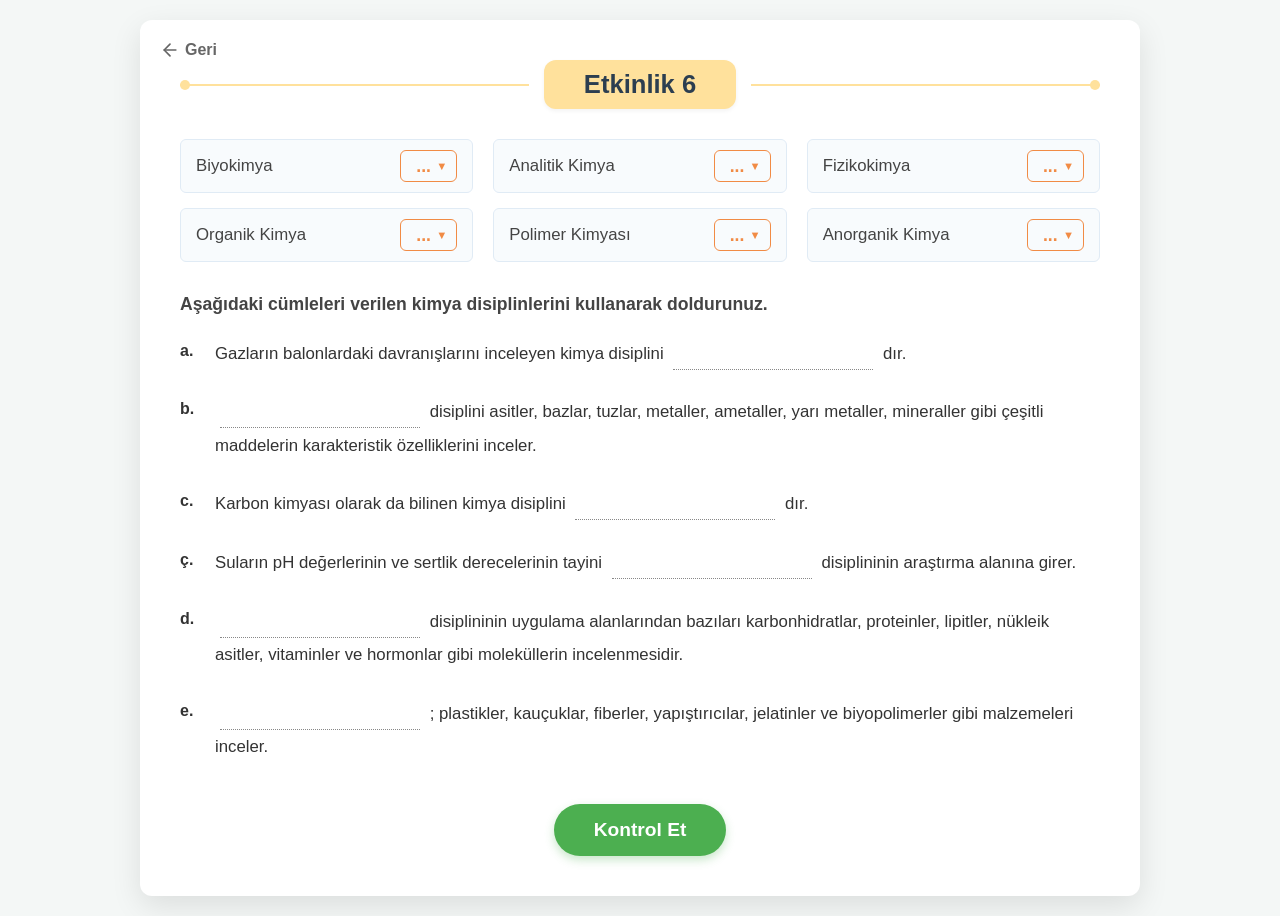
<file: etkinlik6.html>
<!DOCTYPE html>
<html lang="tr">

<head>
    <meta charset="UTF-8">
    <meta name="viewport" content="width=device-width, initial-scale=1.0">
    <title>Etkinlik 6</title>
    <link rel="stylesheet" href="style.css">
    <link rel="stylesheet" href="style-6.css">
</head>

<body>
    <div class="container" style="max-width: 1000px;">
        <a href="index.html" class="nav-back">
            <svg xmlns="http://www.w3.org/2000/svg" viewBox="0 0 24 24" fill="none" stroke="currentColor"
                stroke-width="2" stroke-linecap="round" stroke-linejoin="round">
                <path d="M19 12H5"></path>
                <polyline points="12 19 5 12 12 5"></polyline>
            </svg>
            Geri
        </a>

        <div class="etkinlik-header-container">
            <div class="etkinlik-header-line left"></div>
            <div class="etkinlik-header-title">Etkinlik 6</div>
            <div class="etkinlik-header-line right"></div>
        </div>

        <!-- Disiplinler Tablosu (3 Sütun) -->
        <div class="disciplines-grid">
            <!-- Sol Sütun -->
            <div class="discipline-col">
                <div class="discipline-row">
                    <div class="discipline-name">Biyokimya</div>
                    <div class="select-container">
                        <select class="discipline-select" data-discipline="Biyokimya">
                            <option value="">...</option>
                            <option value="a">a</option>
                            <option value="b">b</option>
                            <option value="c">c</option>
                            <option value="ç">ç</option>
                            <option value="d">d</option>
                            <option value="e">e</option>
                        </select>
                    </div>
                </div>
                <div class="discipline-row">
                    <div class="discipline-name">Organik Kimya</div>
                    <div class="select-container">
                        <select class="discipline-select" data-discipline="Organik Kimya">
                            <option value="">...</option>
                            <option value="a">a</option>
                            <option value="b">b</option>
                            <option value="c">c</option>
                            <option value="ç">ç</option>
                            <option value="d">d</option>
                            <option value="e">e</option>
                        </select>
                    </div>
                </div>
            </div>

            <!-- Orta Sütun -->
            <div class="discipline-col">
                <div class="discipline-row">
                    <div class="discipline-name">Analitik Kimya</div>
                    <div class="select-container">
                        <select class="discipline-select" data-discipline="Analitik Kimya">
                            <option value="">...</option>
                            <option value="a">a</option>
                            <option value="b">b</option>
                            <option value="c">c</option>
                            <option value="ç">ç</option>
                            <option value="d">d</option>
                            <option value="e">e</option>
                        </select>
                    </div>
                </div>
                <div class="discipline-row">
                    <div class="discipline-name">Polimer Kimyası</div>
                    <div class="select-container">
                        <select class="discipline-select" data-discipline="Polimer Kimyası">
                            <option value="">...</option>
                            <option value="a">a</option>
                            <option value="b">b</option>
                            <option value="c">c</option>
                            <option value="ç">ç</option>
                            <option value="d">d</option>
                            <option value="e">e</option>
                        </select>
                    </div>
                </div>
            </div>

            <!-- Sağ Sütun -->
            <div class="discipline-col">
                <div class="discipline-row">
                    <div class="discipline-name">Fizikokimya</div>
                    <div class="select-container">
                        <select class="discipline-select" data-discipline="Fizikokimya">
                            <option value="">...</option>
                            <option value="a">a</option>
                            <option value="b">b</option>
                            <option value="c">c</option>
                            <option value="ç">ç</option>
                            <option value="d">d</option>
                            <option value="e">e</option>
                        </select>
                    </div>
                </div>
                <div class="discipline-row">
                    <div class="discipline-name">Anorganik Kimya</div>
                    <div class="select-container">
                        <select class="discipline-select" data-discipline="Anorganik Kimya">
                            <option value="">...</option>
                            <option value="a">a</option>
                            <option value="b">b</option>
                            <option value="c">c</option>
                            <option value="ç">ç</option>
                            <option value="d">d</option>
                            <option value="e">e</option>
                        </select>
                    </div>
                </div>
            </div>
        </div>

        <!-- Cümleler / Sorular -->
        <p class="instruction-text bold-instruction">Aşağıdaki cümleleri verilen kimya disiplinlerini kullanarak
            doldurunuz.</p>

        <div class="sentences-container">
            <!-- A -->
            <div class="sentence-item">
                <div class="sentence-letter">a.</div>
                <div class="sentence-content">
                    Gazların balonlardaki davranışlarını inceleyen kimya disiplini
                    <input type="text" class="blank-input" data-letter="a" autocomplete="off">
                    dır.
                </div>
            </div>

            <!-- B -->
            <div class="sentence-item">
                <div class="sentence-letter">b.</div>
                <div class="sentence-content">
                    <input type="text" class="blank-input" data-letter="b" autocomplete="off">
                    disiplini asitler, bazlar, tuzlar, metaller, ametaller, yarı metaller, mineraller gibi çeşitli
                    maddelerin karakteristik
                    özelliklerini inceler.
                </div>
            </div>

            <!-- C -->
            <div class="sentence-item">
                <div class="sentence-letter">c.</div>
                <div class="sentence-content">
                    Karbon kimyası olarak da bilinen kimya disiplini
                    <input type="text" class="blank-input" data-letter="c" autocomplete="off">
                    dır.
                </div>
            </div>

            <!-- Ç -->
            <div class="sentence-item">
                <div class="sentence-letter">ç.</div>
                <div class="sentence-content">
                    Suların pH değerlerinin ve sertlik derecelerinin tayini
                    <input type="text" class="blank-input" data-letter="ç" autocomplete="off">
                    disiplininin araştırma alanına girer.
                </div>
            </div>

            <!-- D -->
            <div class="sentence-item">
                <div class="sentence-letter">d.</div>
                <div class="sentence-content">
                    <input type="text" class="blank-input" data-letter="d" autocomplete="off">
                    disiplininin uygulama alanlarından bazıları karbonhidratlar, proteinler, lipitler, nükleik asitler,
                    vitaminler ve hormonlar gibi moleküllerin incelenmesidir.
                </div>
            </div>

            <!-- E -->
            <div class="sentence-item">
                <div class="sentence-letter">e.</div>
                <div class="sentence-content">
                    <input type="text" class="blank-input" data-letter="e" autocomplete="off">
                    ; plastikler, kauçuklar, fiberler, yapıştırıcılar, jelatinler ve biyopolimerler gibi malzemeleri
                    inceler.
                </div>
            </div>
        </div>

        <div class="result-message" id="resultMessage6"></div>

        <div class="check-btn-wrapper" style="margin-top: 40px;">
            <button class="check-btn" id="checkBtn6">Kontrol Et</button>
        </div>
    </div>

    <script src="script-6.js"></script>
</body>

</html>
</file>
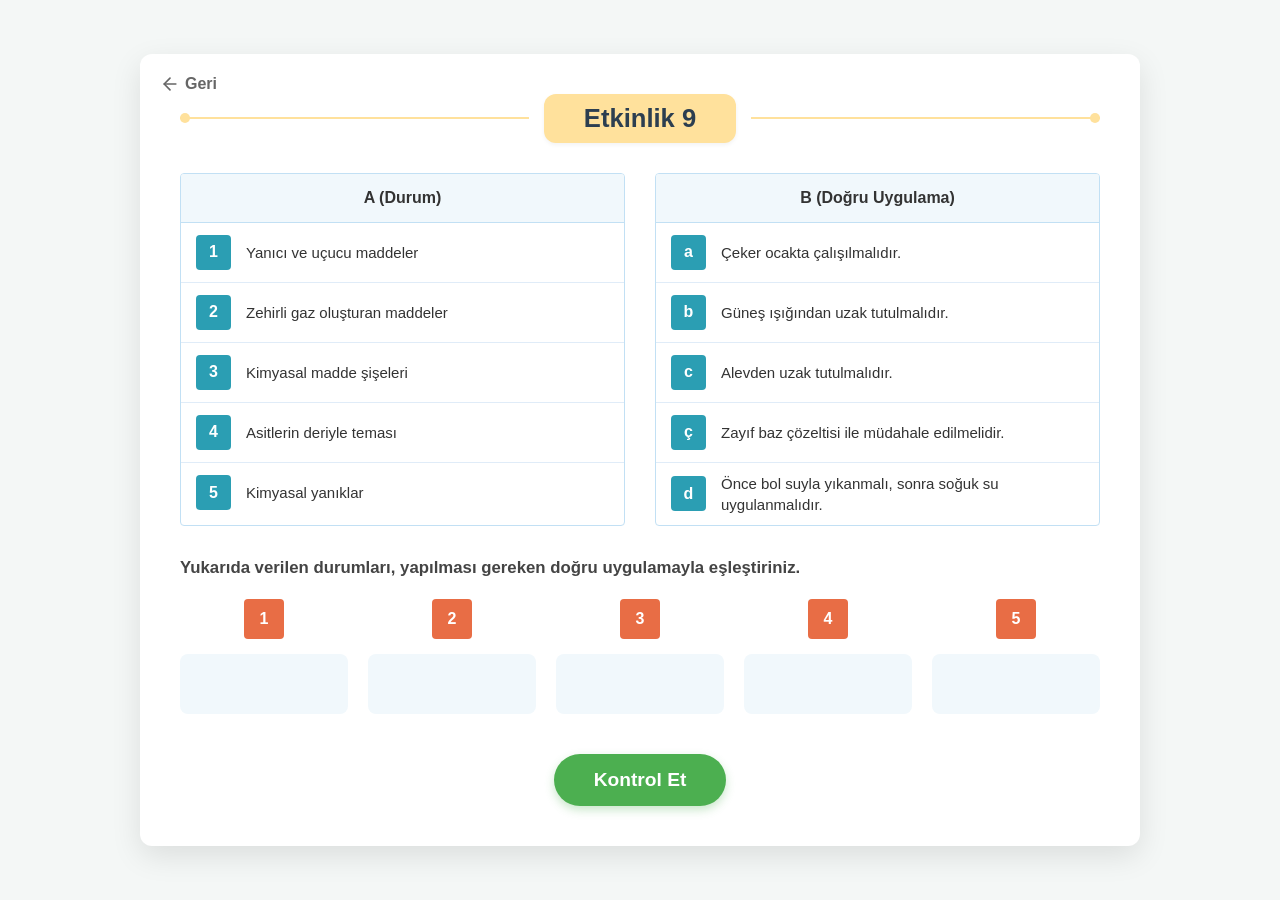
<file: etkinlik9.html>
<!DOCTYPE html>
<html lang="tr">

<head>
    <meta charset="UTF-8">
    <meta name="viewport" content="width=device-width, initial-scale=1.0">
    <title>Etkinlik 9 - Eşleştirme</title>
    <link rel="stylesheet" href="style.css">
    <link rel="stylesheet" href="style-9.css">
</head>

<body>
    <div class="container" style="max-width: 1000px;">
        <a href="index.html" class="nav-back">
            <svg xmlns="http://www.w3.org/2000/svg" viewBox="0 0 24 24" fill="none" stroke="currentColor"
                stroke-width="2" stroke-linecap="round" stroke-linejoin="round">
                <path d="M19 12H5"></path>
                <polyline points="12 19 5 12 12 5"></polyline>
            </svg>
            Geri
        </a>

        <div class="etkinlik-header-container">
            <div class="etkinlik-header-line left"></div>
            <div class="etkinlik-header-title">Etkinlik 9</div>
            <div class="etkinlik-header-line right"></div>
        </div>

        <div class="columns-container">
            <!-- A (Durum) Sütunu -->
            <div class="column-box">
                <div class="column-header">A (Durum)</div>
                <div class="item-list">
                    <div class="item-row">
                        <div class="item-number">1</div>
                        <div class="item-text">Yanıcı ve uçucu maddeler</div>
                    </div>
                    <div class="item-row">
                        <div class="item-number">2</div>
                        <div class="item-text">Zehirli gaz oluşturan maddeler</div>
                    </div>
                    <div class="item-row">
                        <div class="item-number">3</div>
                        <div class="item-text">Kimyasal madde şişeleri</div>
                    </div>
                    <div class="item-row">
                        <div class="item-number">4</div>
                        <div class="item-text">Asitlerin deriyle teması</div>
                    </div>
                    <div class="item-row">
                        <div class="item-number">5</div>
                        <div class="item-text">Kimyasal yanıklar</div>
                    </div>
                </div>
            </div>

            <!-- B (Doğru Uygulama) Sütunu -->
            <div class="column-box draggable-container">
                <div class="column-header">B (Doğru Uygulama)</div>
                <div class="item-list">
                    <div class="item-row">
                        <div class="draggable-item" draggable="true" data-id="a">a</div>
                        <div class="item-text">Çeker ocakta çalışılmalıdır.</div>
                    </div>
                    <div class="item-row">
                        <div class="draggable-item" draggable="true" data-id="b">b</div>
                        <div class="item-text">Güneş ışığından uzak tutulmalıdır.</div>
                    </div>
                    <div class="item-row">
                        <div class="draggable-item" draggable="true" data-id="c">c</div>
                        <div class="item-text">Alevden uzak tutulmalıdır.</div>
                    </div>
                    <div class="item-row">
                        <div class="draggable-item" draggable="true" data-id="ç">ç</div>
                        <div class="item-text">Zayıf baz çözeltisi ile müdahale edilmelidir.</div>
                    </div>
                    <div class="item-row">
                        <div class="draggable-item" draggable="true" data-id="d">d</div>
                        <div class="item-text">Önce bol suyla yıkanmalı, sonra soğuk su uygulanmalıdır.</div>
                    </div>
                </div>
            </div>
        </div>

        <p class="instruction-text" style="font-weight: bold; margin-top: 30px; margin-bottom: 20px;">
            Yukarıda verilen durumları, yapılması gereken doğru uygulamayla eşleştiriniz.
        </p>

        <div class="drop-zones-container">
            <div class="drop-zone-wrapper">
                <div class="drop-zone-header">1</div>
                <div class="drop-zone" data-target="1"></div>
            </div>
            <div class="drop-zone-wrapper">
                <div class="drop-zone-header">2</div>
                <div class="drop-zone" data-target="2"></div>
            </div>
            <div class="drop-zone-wrapper">
                <div class="drop-zone-header">3</div>
                <div class="drop-zone" data-target="3"></div>
            </div>
            <div class="drop-zone-wrapper">
                <div class="drop-zone-header">4</div>
                <div class="drop-zone" data-target="4"></div>
            </div>
            <div class="drop-zone-wrapper">
                <div class="drop-zone-header">5</div>
                <div class="drop-zone" data-target="5"></div>
            </div>
        </div>

        <div class="result-message" id="resultMessage9"></div>

        <div class="check-btn-wrapper" style="margin-top: 40px;">
            <button class="check-btn" id="checkBtn9">Kontrol Et</button>
        </div>
    </div>

    <script src="script-9.js"></script>
</body>

</html>
</file>
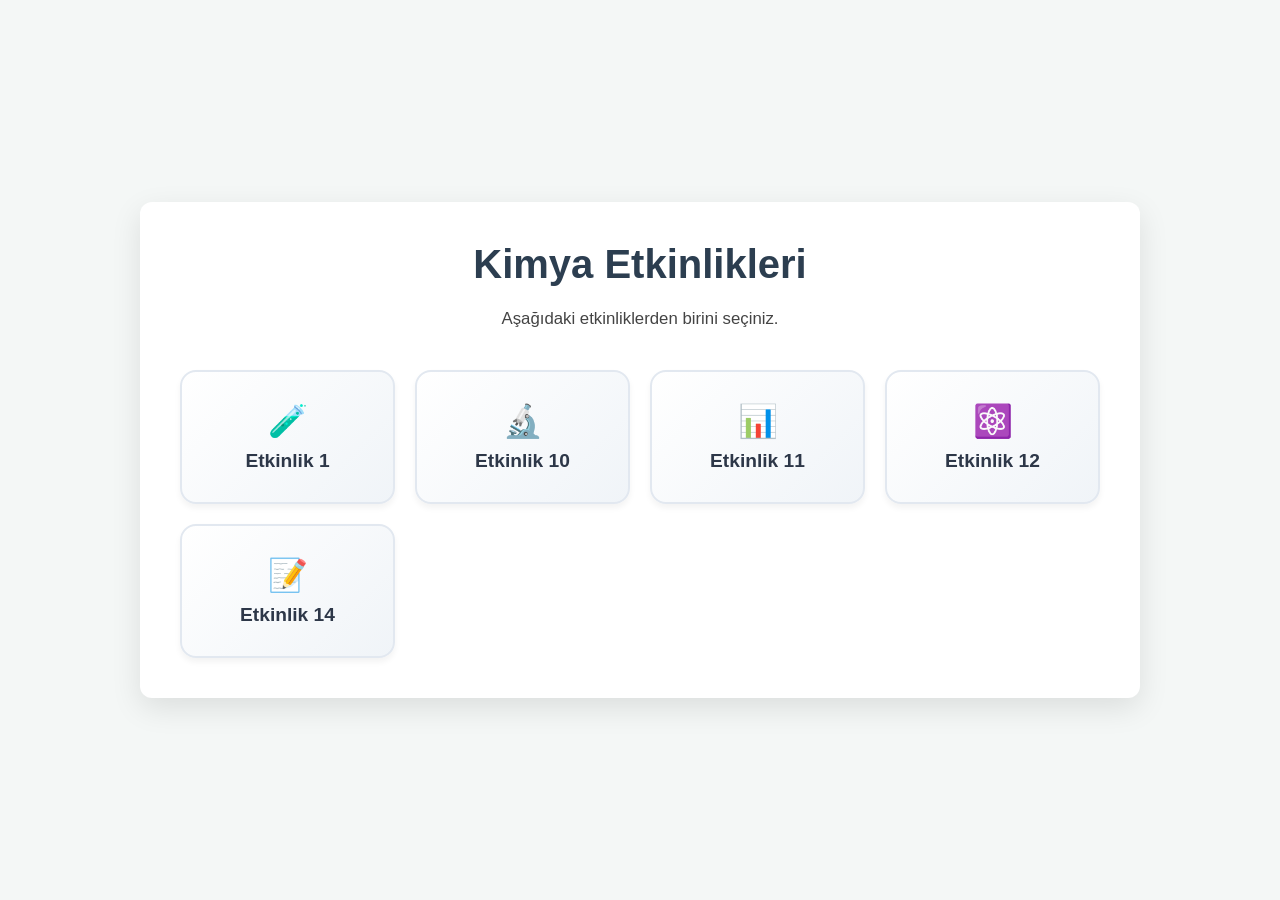
<file: giris.html>
<!DOCTYPE html>
<html lang="tr">

<head>
    <meta charset="UTF-8">
    <meta name="viewport" content="width=device-width, initial-scale=1.0">
    <title>İnteraktif Etkinlikler</title>
    <link rel="stylesheet" href="style.css">
</head>

<body>
    <div class="container">
        <h1 class="header-title">Kimya Etkinlikleri</h1>
        <p class="instruction-text" style="text-align: center;">Aşağıdaki etkinliklerden birini seçiniz.</p>

        <div class="entry-grid">
            <a href="etkinlik1.html" class="entry-btn">
                <span style="font-size: 2rem; margin-bottom: 10px;">🧪</span>
                Etkinlik 1
            </a>
            <a href="etkinlik10.html" class="entry-btn">
                <span style="font-size: 2rem; margin-bottom: 10px;">🔬</span>
                Etkinlik 10
            </a>
            <a href="etkinlik11.html" class="entry-btn">
                <span style="font-size: 2rem; margin-bottom: 10px;">📊</span>
                Etkinlik 11
            </a>
            <a href="etkinlik12.html" class="entry-btn">
                <span style="font-size: 2rem; margin-bottom: 10px;">⚛️</span>
                Etkinlik 12
            </a>
            <a href="etkinlik14.html" class="entry-btn">
                <span style="font-size: 2rem; margin-bottom: 10px;">📝</span>
                Etkinlik 14
            </a>
        </div>
    </div>
</body>

</html>
</file>
<file: style.css>
/* Core Reset and Variables */
* {
    margin: 0;
    padding: 0;
    box-sizing: border-box;
    font-family: 'Segoe UI', Arial, sans-serif;
}

body {
    background-color: #f4f7f6;
    color: #333;
    display: flex;
    justify-content: center;
    align-items: center;
    min-height: 100vh;
    padding: 20px;
}

.container {
    background-color: #fff;
    border-radius: 12px;
    box-shadow: 0 10px 30px rgba(0, 0, 0, 0.1);
    width: 100%;
    max-width: 1000px;
    padding: 40px;
    position: relative;
    overflow: hidden;
}

/* Entry Page Styles */
.entry-grid {
    display: grid;
    grid-template-columns: repeat(auto-fit, minmax(180px, 1fr));
    gap: 20px;
    margin-top: 40px;
}

.entry-btn {
    display: flex;
    flex-direction: column;
    align-items: center;
    justify-content: center;
    padding: 30px 20px;
    background: linear-gradient(135deg, #ffffff 0%, #f0f4f8 100%);
    border: 2px solid #e2e8f0;
    border-radius: 16px;
    text-decoration: none;
    color: #2d3748;
    font-size: 1.2rem;
    font-weight: 600;
    transition: all 0.3s ease;
    box-shadow: 0 4px 6px rgba(0, 0, 0, 0.05);
}

.entry-btn:hover {
    transform: translateY(-5px);
    box-shadow: 0 12px 20px rgba(0, 0, 0, 0.1);
    border-color: #4299e1;
    color: #2b6cb0;
}

.header-title {
    text-align: center;
    font-size: 2.5rem;
    color: #2c3e50;
    margin-bottom: 20px;
    font-weight: 700;
}

/* Activity 1 Styles - Exact Match */
.etkinlik-header-container {
    display: flex;
    align-items: center;
    justify-content: center;
    margin-bottom: 30px;
    position: relative;
}

.etkinlik-header-line {
    height: 2px;
    background-color: #ffe19c;
    flex-grow: 1;
    position: relative;
}

.etkinlik-header-line.left::before {
    content: '';
    position: absolute;
    top: -4px;
    left: 0;
    width: 10px;
    height: 10px;
    background-color: #ffe19c;
    border-radius: 50%;
}

.etkinlik-header-line.right::after {
    content: '';
    position: absolute;
    top: -4px;
    right: 0;
    width: 10px;
    height: 10px;
    background-color: #ffe19c;
    border-radius: 50%;
}

.etkinlik-header-title {
    background-color: #ffe19c;
    padding: 10px 40px;
    border-radius: 12px;
    font-size: 1.6rem;
    font-weight: 700;
    margin: 0 15px;
    color: #2c3e50;
    box-shadow: 0 2px 4px rgba(0, 0, 0, 0.05);
}

.instruction-text {
    font-size: 1.05rem;
    line-height: 1.4;
    margin-bottom: 8px;
    color: #444;
}

.ph-scale-container {
    margin: 130px 0 40px 0;
    position: relative;
}

.ph-scale-tubes {
    display: flex;
    justify-content: space-between;
    align-items: flex-end;
    margin-bottom: 20px;
    padding: 0 20px;
}

.ph-item {
    display: flex;
    flex-direction: column;
    align-items: center;
    width: 30px;
    position: relative;
}

.ph-label {
    position: absolute;
    bottom: 100%;
    left: 50%;
    font-size: 0.85rem;
    transform: translateX(-50%);
    white-space: nowrap;
    padding-bottom: 12px;
    font-weight: 600;
    color: #444;
    writing-mode: vertical-rl;
    text-orientation: mixed;
    transform: rotate(180deg) translateX(50%);
    /* Flip to read upwards */
    height: 150px;
    /* Give a fixed height to prevent overlapping layout shifts */
    text-align: left;
}

.ph-tube {
    width: 26px;
    height: 75px;
    border-radius: 15px;
    display: flex;
    align-items: flex-end;
    justify-content: center;
    padding-bottom: 3px;
    box-shadow: inset -4px 0 8px rgba(0, 0, 0, 0.3), inset 4px 0 8px rgba(255, 255, 255, 0.6), 2px 3px 6px rgba(0, 0, 0, 0.2);
}

.ph-number {
    width: 20px;
    height: 20px;
    background: radial-gradient(circle at 30% 30%, #ffffff 0%, #dcdcdc 50%, #999999 100%);
    border-radius: 50%;
    display: flex;
    align-items: center;
    justify-content: center;
    font-size: 0.8rem;
    font-weight: 800;
    color: #222;
    box-shadow: 1px 1px 3px rgba(0, 0, 0, 0.5), inset -1px -1px 2px rgba(0, 0, 0, 0.2);
    border: 1px solid #aaa;
    text-shadow: 0px 1px 0px rgba(255, 255, 255, 0.8);
}

/* pH Colors */
.ph-0 {
    background: linear-gradient(180deg, #ff0000 0%, #cc0000 100%);
}

.ph-1 {
    background: linear-gradient(180deg, #ff4500 0%, #cc3700 100%);
}

.ph-2 {
    background: linear-gradient(180deg, #ff8c00 0%, #cc7000 100%);
}

.ph-3 {
    background: linear-gradient(180deg, #ffd700 0%, #cca000 100%);
}

.ph-4 {
    background: linear-gradient(180deg, #ffff00 0%, #cccc00 100%);
}

.ph-5 {
    background: linear-gradient(180deg, #9acd32 0%, #759c26 100%);
}

.ph-6 {
    background: linear-gradient(180deg, #32cd32 0%, #269c26 100%);
}

.ph-7 {
    background: linear-gradient(180deg, #008000 0%, #006600 100%);
}

.ph-8 {
    background: linear-gradient(180deg, #00fa9a 0%, #00cc7d 100%);
}

.ph-9 {
    background: linear-gradient(180deg, #00ced1 0%, #009e9e 100%);
}

.ph-10 {
    background: linear-gradient(180deg, #1e90ff 0%, #186fcc 100%);
}

.ph-11 {
    background: linear-gradient(180deg, #4169e1 0%, #3152b3 100%);
}

.ph-12 {
    background: linear-gradient(180deg, #0000ff 0%, #0000cc 100%);
}

.ph-13 {
    background: linear-gradient(180deg, #4b0082 0%, #3a0066 100%);
}

.ph-14 {
    background: linear-gradient(180deg, #8a2be2 0%, #6d22b3 100%);
}

/* New pH Arrows */
.ph-scale-bottom {
    margin-top: 15px;
    padding: 0 15px;
}

.ph-arrow-line-container {
    position: relative;
    height: 3px;
    background: linear-gradient(to right, #ff0000 0%, #ffff00 30%, #008000 50%, #0000ff 80%, #8a2be2 100%);
    border-radius: 2px;
    margin-bottom: 6px;
    margin-left: 10px;
    margin-right: 10px;
}

.ph-arrow-line-container::before {
    content: '';
    position: absolute;
    left: -10px;
    top: -4px;
    border-top: 5px solid transparent;
    border-bottom: 5px solid transparent;
    border-right: 10px solid #ff0000;
}

.ph-arrow-line-container::after {
    content: '';
    position: absolute;
    right: -10px;
    top: -4px;
    border-top: 5px solid transparent;
    border-bottom: 5px solid transparent;
    border-left: 10px solid #8a2be2;
}

.ph-tick {
    position: absolute;
    left: 50%;
    top: 3px;
    width: 2px;
    height: 10px;
    background-color: #008000;
    transform: translateX(-50%);
}

.ph-arrow-labels {
    display: flex;
    justify-content: space-between;
    font-weight: 500;
    color: #000;
    font-size: 0.95rem;
    padding: 0 5px;
}

.bold-instruction {
    font-weight: 700;
    margin: 30px 0 20px 0;
    font-size: 1.1rem;
}

.question-table {
    width: 100%;
    border-collapse: separate;
    border-spacing: 0;
    margin-bottom: 30px;
}

.question-table th,
.question-table td {
    border: 1px solid #e0e0e0;
    padding: 12px 15px;
}

.question-table th.col-dogru {
    background-color: #0db0e6;
    color: white;
    font-size: 1.1rem;
    border-color: #0db0e6;
    border-radius: 6px 0 0 0;
    width: 120px;
    text-align: center;
}

.question-table th.col-yanlis {
    background-color: #f18b45;
    color: white;
    font-size: 1.1rem;
    border-color: #f18b45;
    border-radius: 0 6px 0 0;
    width: 120px;
    text-align: center;
}

.question-table td.col-dogru {
    background-color: #f2fbff;
    border-color: #bcecfb;
    text-align: center;
}

.question-table td.col-yanlis {
    background-color: #fff6f0;
    border-color: #fde7da;
    text-align: center;
}

.question-table tr:last-child td.col-dogru {
    border-radius: 0 0 0 6px;
}

.question-table tr:last-child td.col-yanlis {
    border-radius: 0 0 6px 0;
}

.question-text {
    font-size: 1.05rem;
    border-left: 2px solid #0db0e6;
}

.checkbox {
    width: 32px;
    height: 32px;
    border-radius: 6px;
    background-color: white;
    display: inline-flex;
    align-items: center;
    justify-content: center;
    cursor: pointer;
    font-size: 1.4rem;
    font-weight: bold;
    user-select: none;
    transition: all 0.2s;
}

.col-dogru .checkbox {
    border: 2px solid #0db0e6;
    color: #0db0e6;
}

.col-yanlis .checkbox {
    border: 2px solid #f18b45;
    color: #f18b45;
}

.checkbox:hover {
    transform: scale(1.05);
    box-shadow: 0 2px 5px rgba(0, 0, 0, 0.1);
}

.checkbox.checked.dogru {
    background-color: #0db0e6;
    color: white;
}

.checkbox.checked.yanlis {
    background-color: #f18b45;
    color: white;
}

.check-btn-wrapper {
    text-align: center;
    margin-top: 30px;
}

.check-btn {
    background-color: #4caf50;
    color: white;
    border: none;
    padding: 15px 40px;
    font-size: 1.2rem;
    font-weight: bold;
    border-radius: 30px;
    cursor: pointer;
    box-shadow: 0 4px 10px rgba(76, 175, 80, 0.3);
    transition: all 0.3s;
}

.check-btn:hover {
    background-color: #45a049;
    transform: translateY(-2px);
    box-shadow: 0 6px 15px rgba(76, 175, 80, 0.4);
}

.nav-back {
    position: absolute;
    top: 20px;
    left: 20px;
    text-decoration: none;
    color: #666;
    font-weight: bold;
    display: flex;
    align-items: center;
    transition: color 0.2s;
}

.nav-back:hover {
    color: #000;
}

.nav-back svg {
    margin-right: 5px;
    width: 20px;
    height: 20px;
}

/* Feedback Animations */
@keyframes shake {

    0%,
    100% {
        transform: translateX(0);
    }

    25% {
        transform: translateX(-5px);
    }

    75% {
        transform: translateX(5px);
    }
}

.row-error {
    animation: shake 0.4s ease-in-out;
}

.row-error td {
    background-color: #ffeeee !important;
}

.row-success td {
    background-color: #eeffee !important;
}

.result-message {
    text-align: center;
    margin-top: 20px;
    font-size: 1.2rem;
    font-weight: bold;
    display: none;
}

.result-message.success {
    color: #2e7d32;
    display: block;
}

.result-message.error {
    color: #c62828;
    display: block;
}
</file>
<file: style-10.css>
/* Activity 10 Specific Styles */

.main-title {
    background-color: #e6f3df;
    color: #2c3e50;
    padding: 10px 30px;
    border-radius: 20px;
    display: inline-block;
    font-size: 1.4rem;
    font-weight: 700;
}

.two-column-layout {
    display: flex;
    gap: 30px;
    margin-bottom: 40px;
}

.text-column {
    flex: 6;
}

.matrix-column {
    flex: 4;
}

/* Storage Matrix Styling */
.storage-matrix {
    width: 100%;
    border-collapse: collapse;
    background-color: white;
}

.storage-matrix th,
.storage-matrix td {
    border: 2px solid #bcecfb;
    padding: 10px;
    text-align: center;
    width: 16%;
    /* Equal width columns */
}

.storage-matrix th {
    background-color: #f8fdff;
}

.matrix-icon {
    width: 40px;
    height: 40px;
    object-fit: contain;
}

.matrix-icon.large {
    width: 50px;
    height: 50px;
    margin-top: 5px;
}

.icon-ok {
    color: #00b050;
    font-weight: bold;
    font-size: 1.5rem;
}

.icon-no {
    color: #ff0000;
    font-weight: bold;
    font-size: 1.5rem;
}

.icon-warn {
    display: inline-block;
    background-color: #ffc000;
    color: white;
    width: 25px;
    height: 25px;
    border-radius: 50%;
    line-height: 25px;
    font-weight: bold;
}

/* Question 1 Table */
.question-block {
    margin-bottom: 40px;
}

.question-title {
    font-size: 1.1rem;
    font-weight: 500;
    margin-bottom: 20px;
    line-height: 1.5;
}

.q1-table {
    width: 100%;
    border-collapse: collapse;
    margin-bottom: 20px;
}

.q1-table th,
.q1-table td {
    border: 2px solid #bcecfb;
    padding: 15px;
    text-align: center;
}

.q1-table th {
    position: relative;
    padding-top: 25px;
}

.q1-header-badge {
    position: absolute;
    top: 5px;
    left: 5px;
    background-color: #0db0e6;
    color: white;
    width: 24px;
    height: 24px;
    border-radius: 50%;
    display: flex;
    justify-content: center;
    align-items: center;
    font-weight: bold;
    font-size: 0.9rem;
}

.q1-row-header {
    font-weight: bold;
    color: #2c3e50;
    background-color: #f8fdff;
    width: 100px;
}

/* Select inputs for Q1 and Q2 */
.answer-select {
    width: 100%;
    padding: 10px;
    border: 1px solid #ccc;
    border-radius: 6px;
    font-size: 0.95rem;
    color: #333;
    outline: none;
    transition: border-color 0.3s, box-shadow 0.3s;
}

.answer-select:focus {
    border-color: #0db0e6;
    box-shadow: 0 0 5px rgba(13, 176, 230, 0.3);
}

.inline-select {
    padding: 5px 10px;
    margin: 0 5px;
    border: 1px solid #ccc;
    border-radius: 6px;
    background-color: #f8f9fa;
    font-size: 1rem;
    color: #333;
    font-family: inherit;
    outline: none;
    cursor: pointer;
    vertical-align: middle;
}

.inline-select:focus {
    border-color: #0db0e6;
    background-color: white;
}

/* Question 2 List */
.fill-blank-item {
    display: flex;
    margin-bottom: 15px;
    align-items: flex-start;
    line-height: 1.6;
    font-size: 1.1rem;
}

.q-letter {
    font-weight: bold;
    margin-right: 15px;
    min-width: 20px;
}

/* Feedback Styling for inputs */
.correct-input {
    border: 2px solid #00b050 !important;
    background-color: #eaffea !important;
}

.incorrect-input {
    border: 2px solid #ff0000 !important;
    background-color: #ffeaea !important;
    animation: shake 0.4s ease-in-out;
}

/* Responsive adjustments */
@media (max-width: 768px) {
    .two-column-layout {
        flex-direction: column;
    }

    .q1-table {
        display: block;
        overflow-x: auto;
    }
}
</file>
<file: style-11.css>
/* Activity 11 Specific Styles */

.text-center {
    text-align: center;
}

.image-container {
    width: 100%;
    display: flex;
    justify-content: center;
    margin-bottom: 40px;
    background-color: white;
    padding: 20px;
    border-radius: 12px;
    box-shadow: 0 4px 15px rgba(0, 0, 0, 0.05);
}

.soru-goruntusu {
    max-width: 100%;
    height: auto;
    object-fit: contain;
    max-height: 500px;
}

/* Dropdown List Layout */

.dropdown-list-container {
    display: flex;
    flex-direction: column;
    gap: 12px;
    margin-bottom: 40px;
    max-width: 1000px;
    margin-left: auto;
    margin-right: auto;
}

.list-row {
    display: flex;
    align-items: center;
    gap: 15px;
    background: #fdfdfd;
    padding: 10px 15px;
    border-radius: 8px;
    box-shadow: 0 2px 6px rgba(0, 0, 0, 0.03);
    border: 1px solid #e0e0e0;
}

.row-badge {
    background-color: #0db0e6;
    color: white;
    width: 32px;
    height: 32px;
    border-radius: 6px;
    display: flex;
    justify-content: center;
    align-items: center;
    font-weight: bold;
    font-size: 1.1rem;
    flex-shrink: 0;
}

.answer-select {
    flex: 1;
    height: 44px;
    background-color: #f1f8fc;
    border: 1px solid #bcecfb;
    border-radius: 8px;
    padding: 0 10px;
    font-size: 1.1rem;
    color: #34495e;
    cursor: pointer;
    font-family: inherit;
    outline: none;
    transition: all 0.2s ease;
    appearance: none;
    background-image: url("data:image/svg+xml,%3Csvg xmlns='http://www.w3.org/2000/svg' width='12' height='12' fill='%230db0e6' viewBox='0 0 16 16'%3E%3Cpath d='M7.247 11.14 2.451 5.658C1.885 5.013 2.345 4 3.204 4h9.592a1 1 0 0 1 .753 1.659l-4.796 5.48a1 1 0 0 1-1.506 0z'/%3E%3C/svg%3E");
    background-repeat: no-repeat;
    background-position: right 15px center;
    padding-right: 40px;
}

.answer-select:focus {
    border-color: #0db0e6;
    background-color: white;
    box-shadow: 0 0 0 3px rgba(13, 176, 230, 0.2);
}

.answer-select.correct {
    border-color: #00b050;
    background-color: #e8f5e9;
    color: #008f40;
    font-weight: bold;
    background-image: url("data:image/svg+xml,%3Csvg xmlns='http://www.w3.org/2000/svg' width='16' height='16' fill='%2300b050' viewBox='0 0 16 16'%3E%3Cpath d='M10.97 4.97a.75.75 0 0 1 1.07 1.05l-3.99 4.99a.75.75 0 0 1-1.08.02L4.324 8.384a.75.75 0 1 1 1.06-1.06l2.094 2.093 3.473-4.425a.267.267 0 0 1 .02-.022z'/%3E%3C/svg%3E");
}

.answer-select.incorrect {
    border-color: #ff0000;
    background-color: #ffebee;
    color: #cc0000;
    animation: drag-shake 0.4s ease-in-out;
}

.check-btn {
    background: linear-gradient(135deg, #0db0e6, #098cbd);
    color: white;
    border: none;
    padding: 15px 40px;
    font-size: 1.2rem;
    font-weight: 600;
    border-radius: 30px;
    cursor: pointer;
    box-shadow: 0 4px 15px rgba(13, 176, 230, 0.3);
    transition: transform 0.2s, box-shadow 0.2s;
}

.check-btn:hover {
    transform: translateY(-2px);
    box-shadow: 0 6px 20px rgba(13, 176, 230, 0.4);
}

.check-btn:active {
    transform: translateY(1px);
}

@keyframes drag-shake {

    0%,
    100% {
        transform: translateX(0);
    }

    20% {
        transform: translateX(-8px);
    }

    40% {
        transform: translateX(8px);
    }

    60% {
        transform: translateX(-4px);
    }

    80% {
        transform: translateX(4px);
    }
}
</file>
<file: style-12.css>
/* Activity 12 Specific Styles */

.text-center {
    text-align: center;
}

.image-container {
    width: 100%;
    display: flex;
    justify-content: center;
    margin-bottom: 40px;
    background-color: white;
    padding: 20px;
    border-radius: 12px;
    box-shadow: 0 4px 15px rgba(0, 0, 0, 0.05);
}

.soru-goruntusu {
    width: 100%;
    height: auto;
    object-fit: contain;
    max-width: 900px;
    /* Keep it from getting far too horizontally stretched */
}

/* Questions Table */
.questions-table-container {
    background: transparent;
    border-radius: 0;
    box-shadow: none;
    overflow: visible;
    border: 2px solid #5abce7;
}

.questions-table {
    width: 100%;
    border-collapse: collapse;
}

.questions-table tr:nth-child(odd) {
    background-color: #f4f9ff;
}

.questions-table tr:nth-child(even) {
    background-color: white;
}

.questions-table tr {
    border-bottom: 2px solid #5abce7;
}

.questions-table tr:last-child {
    border-bottom: none;
}

.question-text {
    padding: 20px 25px;
    font-size: 1.1rem;
    color: #2c3e50;
    line-height: 1.5;
    vertical-align: middle;
    width: 65%;
}

.question-text strong {
    color: #333;
    margin-right: 5px;
}

/* Answer Cell & Multi-Select Logic */
.answer-cell {
    padding: 15px 25px;
    vertical-align: middle;
    width: 35%;
    position: relative;
    border-left: 2px solid #5abce7;
}

/* The Box user clicks on */
.answer-box {
    min-height: 48px;
    background-color: #f1f8fc;
    border: 2px solid transparent;
    /* Replaces dashed border when focused */
    border-radius: 8px;
    padding: 6px 10px;
    cursor: pointer;
    display: flex;
    flex-wrap: wrap;
    /* badges wrap to next line */
    gap: 8px;
    align-items: center;
    align-content: flex-start;
    transition: all 0.2s ease;
}

.answer-box:empty::before {
    content: "Seçiniz...";
    color: #8bbacf;
    font-style: italic;
    margin-left: 5px;
}

.answer-box.active {
    border-color: #ffca28;
    /* Highlight Color: Yellowish/Gold */
    box-shadow: 0 0 10px rgba(255, 202, 40, 0.4);
    background-color: white;
}

/* Selection Badges inside the box */
.selection-badge {
    background-color: #e2e8f0;
    color: #334155;
    font-weight: bold;
    font-size: 1rem;
    padding: 4px 10px;
    border-radius: 6px;
    display: inline-flex;
    align-items: center;
    border: 1px solid #cbd5e1;
    transition: background-color 0.3s, color 0.3s, border-color 0.3s;
}

/* Feedback states for badges */
.selection-badge.correct {
    background-color: #00b050;
    color: white;
    border-color: #008f40;
}

.selection-badge.incorrect {
    background-color: #ff0000;
    color: white;
    border-color: #cc0000;
}

/* Dropdown Options Container (Hidden by default) */
.multi-select-dropdown {
    position: absolute;
    top: calc(100% - 5px);
    /* Position just below the box */
    left: 25px;
    right: 25px;
    background: white;
    border: 1px solid #e0e0e0;
    border-radius: 0 0 8px 8px;
    box-shadow: 0 8px 20px rgba(0, 0, 0, 0.15);
    z-index: 100;
    max-height: 250px;
    overflow-y: auto;
    display: none;
    padding: 10px;
    grid-template-columns: repeat(3, 1fr);
    /* 3 columns for 12 numbers */
    gap: 8px;
}

.multi-select-dropdown.open {
    display: grid;
    animation: slideDown 0.2s ease-out forwards;
}

@keyframes slideDown {
    from {
        opacity: 0;
        transform: translateY(-10px);
    }

    to {
        opacity: 1;
        transform: translateY(0);
    }
}

/* Styles for Individual Checkboxes in Dropdown */
.dropdown-option {
    display: flex;
    align-items: center;
    padding: 8px 12px;
    background-color: #f8fafc;
    border-radius: 6px;
    cursor: pointer;
    transition: background-color 0.1s;
    user-select: none;
    border: 1px solid transparent;
}

.dropdown-option:hover {
    background-color: #e2f3fc;
}

.dropdown-option input[type="checkbox"] {
    margin-right: 10px;
    width: 18px;
    height: 18px;
    cursor: pointer;
    accent-color: #0db0e6;
}

.dropdown-option label {
    cursor: pointer;
    font-weight: 500;
    font-size: 1.1rem;
    color: #334155;
    width: 100%;
}

.check-btn {
    background: linear-gradient(135deg, #0db0e6, #098cbd);
    color: white;
    border: none;
    padding: 15px 40px;
    font-size: 1.2rem;
    font-weight: 600;
    border-radius: 30px;
    cursor: pointer;
    box-shadow: 0 4px 15px rgba(13, 176, 230, 0.3);
    transition: transform 0.2s, box-shadow 0.2s;
}

.check-btn:hover {
    transform: translateY(-2px);
    box-shadow: 0 6px 20px rgba(13, 176, 230, 0.4);
}

.check-btn:active {
    transform: translateY(1px);
}

@media (max-width: 768px) {

    .question-text,
    .answer-cell {
        display: block;
        width: 100%;
        border-left: none;
    }

    .question-text {
        border-bottom: 1px dashed #e0e0e0;
        padding-bottom: 10px;
    }

    .answer-cell {
        padding-top: 10px;
    }

    .multi-select-dropdown {
        grid-template-columns: repeat(2, 1fr);
    }
}
</file>
<file: style-12-grid.css>
/* Molecule Grid (Recreating the Image) */
.molecule-grid-container {
    width: 100%;
    margin-bottom: 40px;
    display: flex;
    justify-content: center;
}

.molecule-grid {
    display: grid;
    grid-template-columns: repeat(3, 1fr);
    width: 100%;
    max-width: 100%;
    background-color: #f0f7fe;
    /* Light blue background */
    border: 1px dashed #5abce7;
}

/* Individual Cell in the Grid */
.molecule-cell {
    display: flex;
    align-items: center;
    padding: 12px 15px;
    border: 1px dashed #5abce7;
    /* Dashed blue borders */
    gap: 15px;
}

/* The Blue Number Badge */
.molecule-number {
    background-color: #0db0e6;
    color: white;
    font-weight: bold;
    font-size: 1.1rem;
    width: 32px;
    height: 32px;
    display: flex;
    justify-content: center;
    align-items: center;
    border-radius: 6px;
    flex-shrink: 0;
}

/* The Chemical Formula Text */
.molecule-formula {
    font-family: inherit;
    font-size: 1.1rem;
    color: #333;
    font-weight: 500;
}

@media (max-width: 768px) {
    .molecule-grid {
        grid-template-columns: repeat(2, 1fr);
    }
}

@media (max-width: 480px) {
    .molecule-grid {
        grid-template-columns: 1fr;
    }
}
</file>
<file: style-14.css>
/* Activity 14 Specific Styles - Branching Tree */

.tree-container {
    position: relative;
    width: 1000px;
    height: 750px;
    margin: 40px auto;
    background-color: #ffffff;
    border-radius: 12px;
    padding: 0;
}

.tree-lines {
    position: absolute;
    top: 0;
    left: 0;
    width: 100%;
    height: 100%;
    z-index: 1;
    pointer-events: none;
}

/* Base style for tree node boxes */
.tree-node {
    position: absolute;
    width: 220px;
    height: 70px;
    background-color: #f7fcfd;
    border: 2px solid #6abce4;
    border-radius: 8px;
    padding: 10px;
    font-size: 0.9rem;
    color: #333;
    line-height: 1.3;
    text-align: center;
    display: flex;
    flex-direction: column;
    justify-content: center;
    align-items: center;
    z-index: 2;
    opacity: 0.8;
    transition: all 0.3s ease;
}

.tree-node p {
    margin: 0;
}

.tree-node.active {
    opacity: 1;
    border-color: #0db0e6;
    box-shadow: 0 0 10px rgba(13, 176, 230, 0.3);
}

.tree-exit {
    position: absolute;
    width: 100px;
    height: 40px;
    border: 2px solid #6abce4;
    border-radius: 20px;
    /* Pill shape */
    background-color: white;
    font-weight: bold;
    font-size: 1rem;
    color: #333;
    display: flex;
    justify-content: center;
    align-items: center;
    z-index: 2;
    opacity: 0.8;
}

.tree-exit.active {
    opacity: 1;
    border-color: #0db0e6;
    box-shadow: 0 0 10px rgba(13, 176, 230, 0.3);
}

/* Branch Buttons (D/Y) */
.branch-btn {
    position: absolute;
    width: 36px;
    height: 36px;
    background: #fdfdfd;
    border: 2px solid #ccc;
    border-radius: 12px;
    font-weight: bold;
    font-size: 1.15rem;
    color: #999;
    cursor: pointer;
    z-index: 3;
    display: flex;
    justify-content: center;
    align-items: center;
    padding: 0;
    transition: all 0.2s ease;
    opacity: 0.5;
    pointer-events: none;
}

.branch-btn.active-btn {
    opacity: 1;
    pointer-events: auto;
    border-color: #aaa;
    color: #444;
}

.branch-btn.active-btn:hover {
    transform: scale(1.1);
    border-color: #6abce4;
}

.branch-btn.selected-correct {
    background-color: #00b050;
    color: white;
    border-color: #00b050;
}

.branch-btn.selected-incorrect {
    background-color: #ff0000;
    color: white;
    border-color: #ff0000;
}

/* Validated states */
.node-correct {
    border-color: #00b050 !important;
    background-color: #e8f5e9 !important;
}

.node-incorrect {
    border-color: #ff0000 !important;
    background-color: #ffebee !important;
}

.exit-correct {
    border-color: #00b050 !important;
    background-color: #e8f5e9 !important;
    color: #008f40 !important;
}

.exit-incorrect {
    border-color: #ff0000 !important;
    background-color: #ffebee !important;
    color: #cc0000 !important;
}
</file>
<file: style-6.css>
/* Etkinlik 6 Özel Stilleri */

.disciplines-grid {
    display: flex;
    justify-content: space-between;
    gap: 20px;
    margin-bottom: 30px;
}

.discipline-col {
    flex: 1;
    display: flex;
    flex-direction: column;
    gap: 15px;
}

.discipline-row {
    display: flex;
    align-items: center;
    background-color: #f8fbfd;
    border: 1px solid #e0ebf5;
    border-radius: 6px;
    padding: 10px 15px;
    justify-content: space-between;
}

.discipline-name {
    font-size: 1.05rem;
    color: #444;
}

.select-container {
    position: relative;
}

.discipline-select {
    appearance: none;
    -webkit-appearance: none;
    background-color: transparent;
    border: 1px solid #f18b45;
    border-radius: 6px;
    padding: 5px 25px 5px 15px;
    /* Sağdan ok için yer bırak */
    font-size: 1.1rem;
    color: #f18b45;
    font-weight: bold;
    cursor: pointer;
    outline: none;
    transition: all 0.2s;
}

.discipline-select:hover {
    background-color: #fff6f0;
}

.discipline-select:focus {
    box-shadow: 0 0 5px rgba(241, 139, 69, 0.4);
}

/* Custom Dropdown Arrow */
.select-container::after {
    content: "▼";
    font-size: 0.7rem;
    color: #f18b45;
    position: absolute;
    right: 10px;
    top: 50%;
    transform: translateY(-50%);
    pointer-events: none;
}

/* Cümle ve Boşluk Stilleri */
.sentences-container {
    display: flex;
    flex-direction: column;
    gap: 25px;
    margin-top: 20px;
}

.sentence-item {
    display: flex;
    align-items: flex-start;
}

.sentence-letter {
    font-weight: bold;
    margin-right: 15px;
    padding-top: 5px;
    /* Input ile hizalamak için ufak ayar */
    min-width: 20px;
}

.sentence-content {
    font-size: 1.05rem;
    line-height: 2;
    /* Boşluk inputları için daha rahat okunabilirlik */
    flex-grow: 1;
}

.blank-input {
    border: none;
    border-bottom: 1px dotted #ccc;
    background-color: transparent;
    padding: 5px 10px;
    font-size: 1.05rem;
    color: #333;
    width: 200px;
    /* Sabit min genişlik */
    text-align: center;
    outline: none;
    transition: all 0.3s;
    margin: 0 5px;
}

/* Girilmiş halde alt çizgi kalksın ve daha okunur olsun */
.blank-input:not(:placeholder-shown),
.blank-input:focus {
    border-bottom: 1px dotted #888;
}

.blank-input:focus {
    background-color: #fdfdfd;
}

/* Doğrulama (Validation) Stilleri */
.blank-input.correct {
    background-color: #d4edda !important;
    color: #155724 !important;
    border-bottom: 2px solid #28a745 !important;
    font-weight: bold;
}

.blank-input.incorrect {
    background-color: #f8d7da !important;
    color: #721c24 !important;
    border-bottom: 2px solid #dc3545 !important;
    font-weight: bold;
}

@media (max-width: 768px) {
    .disciplines-grid {
        flex-direction: column;
    }

    .blank-input {
        width: 150px;
    }
}
</file>
<file: style-9.css>
/* Etkinlik 9 Özel Stilleri */

.columns-container {
    display: flex;
    justify-content: space-between;
    gap: 30px;
    margin-bottom: 20px;
}

.column-box {
    flex: 1;
    border: 1px solid #c2e0f4;
    border-radius: 4px;
    overflow: hidden;
}

.column-header {
    background-color: #f1f8fc;
    padding: 15px;
    text-align: center;
    font-weight: bold;
    border-bottom: 1px solid #c2e0f4;
}

.item-list {
    display: flex;
    flex-direction: column;
}

.item-row {
    display: flex;
    align-items: center;
    border-bottom: 1px solid #e0ecf8;
    min-height: 60px;
    transition: opacity 0.2s;
}

.item-row.is-dragging-row,
.item-row.is-used-row {
    opacity: 0.4;
}

.item-row:last-child {
    border-bottom: none;
}

.item-number {
    display: flex;
    align-items: center;
    justify-content: center;
    width: 35px;
    height: 35px;
    background-color: #2b9eb3;
    color: white;
    font-weight: bold;
    border-radius: 4px;
    margin: 10px 15px;
    flex-shrink: 0;
}

.draggable-item {
    display: flex;
    align-items: center;
    justify-content: center;
    width: 35px;
    height: 35px;
    background-color: #2b9eb3;
    color: white;
    font-weight: bold;
    border-radius: 4px;
    margin: 10px 15px;
    flex-shrink: 0;
    cursor: grab;
    user-select: none;
    transition: transform 0.2s ease-out, opacity 0.2s;
    position: relative;
    z-index: 10;
}

.draggable-item:active {
    cursor: grabbing;
}

.draggable-item.dragging {
    /* Kendisi %100 opak (ama parent silik olduğu için genel silik görünür) veya sadece z-indexi yükseltilir */
    opacity: 1;
    z-index: 1000;
}

.draggable-item.opacity-low {
    opacity: 0.8;
}

.draggable-item.dropped {
    margin: 0;
    width: 60px;
    height: 40px;
    font-size: 18px;
    background-color: #2b9eb3;
}

.passive-clone {
    display: flex;
    align-items: center;
    justify-content: center;
    width: 35px;
    height: 35px;
    background-color: #2b9eb3;
    color: white;
    font-weight: bold;
    border-radius: 4px;
    margin: 10px 15px;
    flex-shrink: 0;
    pointer-events: none;
    /* Pasifizasyon */
    cursor: default;
}

.item-text {
    padding: 10px 15px 10px 0;
    font-size: 15px;
    line-height: 1.4;
}

/* Drop Zones */
.drop-zones-container {
    display: flex;
    justify-content: space-between;
    gap: 20px;
    margin-top: 20px;
}

.drop-zone-wrapper {
    display: flex;
    flex-direction: column;
    align-items: center;
    flex: 1;
}

.drop-zone-header {
    background-color: #e86d45;
    color: white;
    width: 40px;
    height: 40px;
    display: flex;
    align-items: center;
    justify-content: center;
    border-radius: 4px;
    font-weight: bold;
    margin-bottom: 15px;
}

.drop-zone {
    width: 100%;
    height: 60px;
    background-color: #f1f8fc;
    border-radius: 8px;
    border: 2px dashed transparent;
    display: flex;
    align-items: center;
    justify-content: center;
    transition: all 0.2s;
}

.drop-zone.drag-over {
    border-color: #2b9eb3;
    background-color: #e2f0f9;
}

.drop-zone.has-item {
    border: none;
}

/* Durum Sınıfları */
.drop-zone.correct {
    background-color: #d4edda;
    border: 2px solid #28a745;
}

.drop-zone.incorrect {
    background-color: #f8d7da;
    border: 2px solid #dc3545;
}

.drop-zone.correct .draggable-item {
    background-color: #28a745;
}

.drop-zone.incorrect .draggable-item {
    background-color: #dc3545;
}

@media (max-width: 768px) {
    .columns-container {
        flex-direction: column;
    }

    .drop-zones-container {
        flex-wrap: wrap;
        justify-content: center;
    }

    .drop-zone-wrapper {
        min-width: 80px;
        flex: 0 1 auto;
    }
}
</file>
